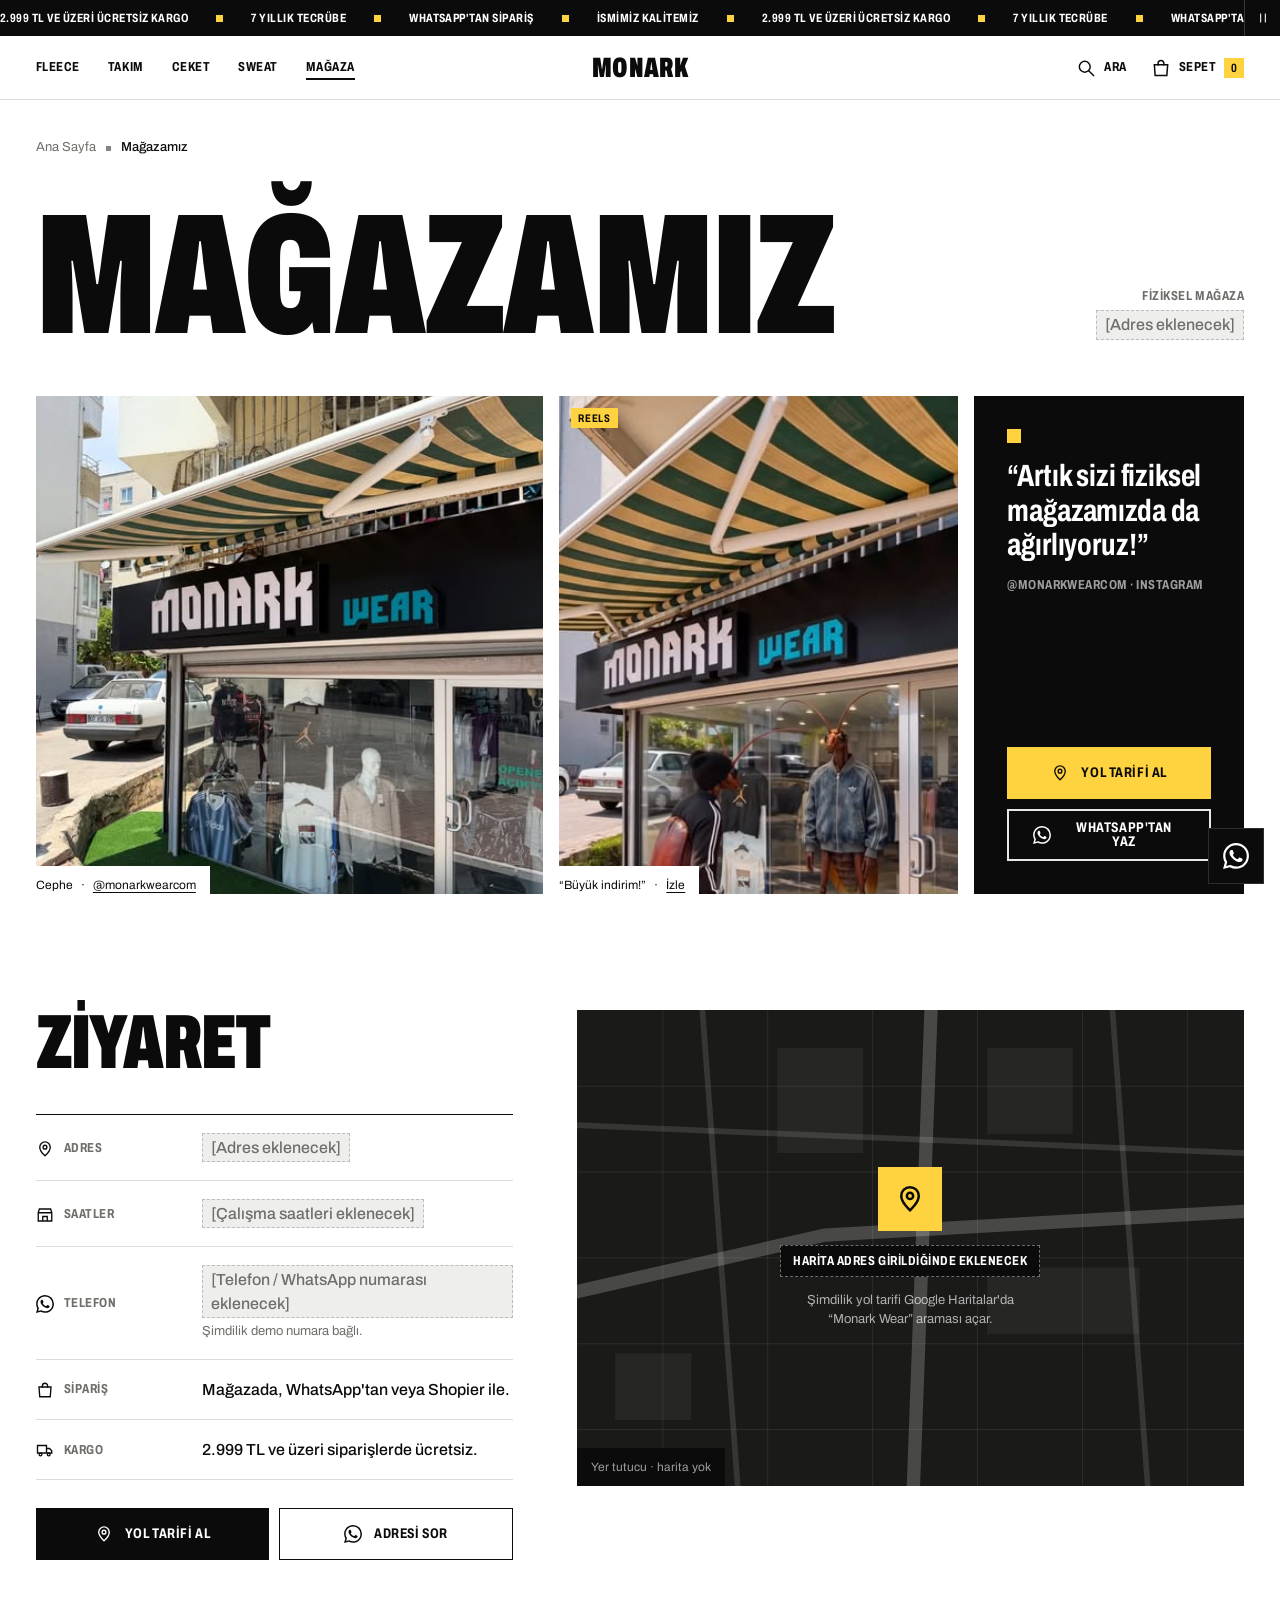
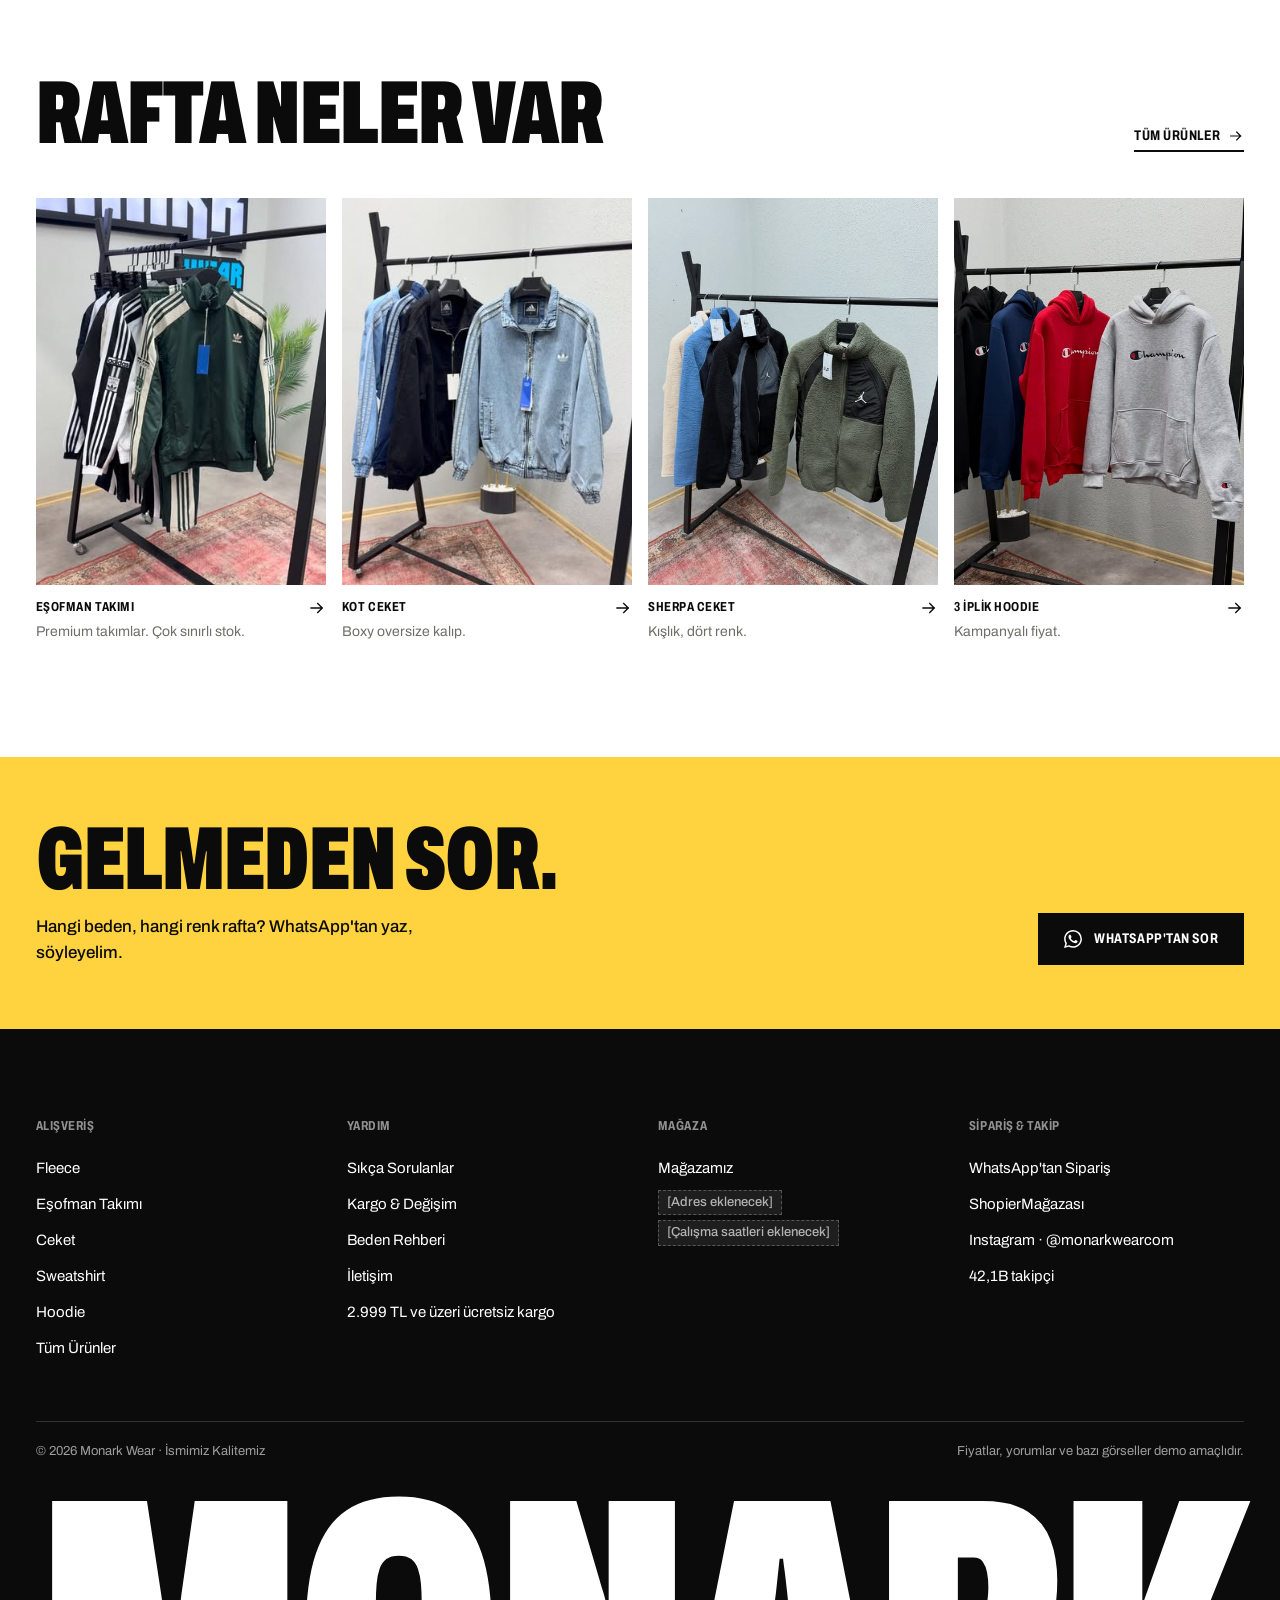
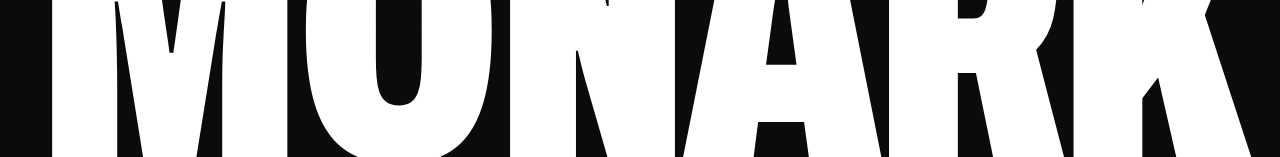
<file: ui-system/pilots/monarkwear/A-saha/magaza.html>
<!doctype html>
<html lang="tr">
<head>
<meta charset="utf-8">
<meta name="viewport" content="width=device-width, initial-scale=1, viewport-fit=cover">
<title>Mağazamız — Monark Wear | Demo</title>
<meta name="description" content="Monark Wear fiziksel mağaza. Eşofman takımı, ceket, sherpa, hoodie rafta. Adres ve çalışma saatleri eklenecek.">
<meta name="theme-color" content="#0B0B0B">
<link rel="preconnect" href="https://fonts.googleapis.com">
<link rel="preconnect" href="https://fonts.gstatic.com" crossorigin>
<link href="https://fonts.googleapis.com/css2?family=Archivo:wdth,wght@62..125,400..900&display=swap" rel="stylesheet">
<link rel="stylesheet" href="assets/css/site.css">
<style>
/* ==========================================================================
   Mağaza only
   ========================================================================== */
.shop-title{ font-size:clamp(72px, 13.4vw, 228px); }
.shop-head__meta{ display:grid; gap:6px; justify-items:end; text-align:right; padding-bottom:.6em; }
.shop-head__meta .label{ color:var(--muted); }

/* Hero: two real IG photos + ink quote column. IG sources are 480 / 360px wide;
   panels are capped so neither is shown above ~1.4x. */
.shop-hero{
  display:grid; gap:var(--gap);
  grid-template-columns:min(42%, 640px) min(33%, 500px) minmax(0, 1fr);
  align-items:stretch;
}
.shop-pics{ display:contents; }
.shop-fig{ position:relative; margin:0; background:var(--surface); overflow:hidden; min-height:0; }
.shop-fig img{ position:absolute; inset:0; width:100%; height:100%; object-fit:cover; }
.shop-fig--front img{ object-position:50% 40%; }
/* magaza-indirim.jpg has a burned-in subtitle at ~76% of its height. This panel keeps a
   4:5 ratio anchored to the top, so the crop always ends above the subtitle. */
.shop-fig--reel{ aspect-ratio:4/5; align-self:start; }
.shop-fig--reel img{ object-position:50% 0; }
.shop-fig figcaption{
  position:absolute; left:0; bottom:0; display:inline-flex; align-items:center; gap:8px;
  background:var(--white); color:var(--ink); padding:10px 14px 0 0; font-size:12px;
}
.shop-fig figcaption a{ text-decoration:underline; text-underline-offset:3px; }
.shop-fig figcaption a:hover{ text-decoration-thickness:2px; }
.shop-fig__tag{
  position:absolute; top:12px; left:12px; z-index:1;
  background:var(--accent); color:var(--ink); padding:5px 7px 4px;
  font-stretch:75%; font-weight:700; text-transform:uppercase; letter-spacing:.06em; font-size:11px; line-height:1;
}
.shop-quote{
  background:var(--ink); color:var(--white); padding:clamp(24px, 2.6vw, 40px);
  display:flex; flex-direction:column; justify-content:space-between; gap:32px;
}
.shop-quote__mark{ width:14px; height:14px; background:var(--accent); }
.shop-quote blockquote{ display:grid; gap:16px; }
.shop-quote blockquote p{ font-size:clamp(26px, 2.4vw, 38px); line-height:1.12; font-weight:700; font-stretch:75%; letter-spacing:-.005em; }
.shop-quote blockquote footer{ color:rgba(255,255,255,.6); }
.shop-quote__ctas{ display:grid; gap:10px; }
.shop-quote__ctas .btn{ width:100%; }

/* Visit: info table + map placeholder */
.visit{ display:grid; grid-template-columns:minmax(0, 5fr) minmax(0, 7fr); gap:clamp(32px, 5vw, 88px); align-items:start; }
.visit__title{ font-size:clamp(48px, 6vw, 96px); margin-bottom:clamp(24px, 3vw, 40px); }
.idl{ display:grid; border-top:1px solid var(--ink); }
.idl > div{ display:grid; grid-template-columns:150px 1fr; gap:16px; padding:18px 0; border-bottom:1px solid var(--line); }
.idl dt{ display:flex; align-items:center; gap:10px; color:var(--muted); padding-top:2px; }
.idl dt .icon{ width:18px; height:18px; color:var(--ink); }
.idl dd{ font-size:16px; font-weight:500; line-height:1.45; }
.idl dd .small{ display:block; margin-top:4px; font-weight:400; }
.visit__ctas{ display:flex; flex-wrap:wrap; gap:10px; margin-top:28px; }
.visit__ctas .btn{ flex:1 1 220px; }

.map{
  position:relative; overflow:hidden; aspect-ratio:7/5; background:#1A1A19; color:var(--white);
  display:grid; place-items:center; --focus:var(--white);
}
.map__grid{ position:absolute; inset:0; width:100%; height:100%; }
.map__pin{ position:relative; display:grid; justify-items:center; gap:14px; text-align:center; padding:24px; }
.map__pin .pin{ width:64px; height:64px; display:grid; place-items:center; background:var(--accent); color:var(--ink); }
.map__pin .pin .icon{ width:30px; height:30px; stroke-width:2; }
.map__pin .label{ background:var(--ink); padding:8px 12px 7px; border:1px dashed rgba(255,255,255,.4); }
.map__pin .small{ color:rgba(255,255,255,.66); max-width:32ch; }
.map__corner{ position:absolute; left:0; bottom:0; background:var(--ink); padding:10px 14px; font-size:12px; color:rgba(255,255,255,.6); }

/* In-store strip */
.instore{ display:grid; grid-template-columns:repeat(4, minmax(0, 1fr)); gap:var(--gap); }
.instore a{ display:block; }
.instore__media{ aspect-ratio:3/4; background:var(--surface); overflow:hidden; }
.instore__media img{ width:100%; height:100%; object-fit:cover; transition:transform .4s var(--ease); }
.instore__row{ display:flex; justify-content:space-between; align-items:center; gap:8px; padding-top:14px; }
.instore__row .icon{ width:18px; height:18px; transition:transform .25s var(--ease); }
.instore__cap{ font-size:14px; color:var(--muted); margin-top:4px; }
@media (hover:hover) and (pointer:fine){
  .instore a:hover .instore__media img{ transform:scale(1.03); }
  .instore a:hover .instore__row .icon{ transform:translateX(4px); }
  .instore a:hover .label span{ text-decoration:underline; text-decoration-thickness:2px; text-underline-offset:4px; }
}

/* Closing band */
.ask{ background:var(--accent); color:var(--ink); }
.ask__inner{ display:flex; justify-content:space-between; align-items:flex-end; gap:24px 48px; flex-wrap:wrap; padding-block:clamp(40px, 5vw, 72px); }
.ask__title{ font-size:clamp(48px, 7vw, 112px); }
.ask p{ font-size:17px; font-weight:500; max-width:38ch; margin-top:16px; }
.ask .btn--ink:hover{ background:var(--white); }

@media (max-width:1199px){
  .shop-hero{ grid-template-columns:minmax(0, 1.25fr) minmax(0, 1fr); }
  .shop-quote{ grid-column:1 / -1; flex-direction:row; align-items:flex-end; }
  .shop-quote__ctas{ min-width:260px; }
}
@media (max-width:899px){
  .visit{ grid-template-columns:1fr; }
  .instore{ grid-template-columns:repeat(2, minmax(0, 1fr)); row-gap:28px; }
}
@media (max-width:767px){
  .shop-title{ font-size:clamp(56px, 19vw, 120px); }
  .shop-head__meta{ justify-items:start; text-align:left; padding-bottom:0; }
  /* two photos become a swipeable pair; both keep 4:5 so the reel crop stays above its subtitle */
  .shop-hero{ display:block; }
  .shop-pics{
    display:flex; gap:8px; overflow-x:auto; scroll-snap-type:x mandatory; scrollbar-width:none;
    margin-inline:calc(var(--pad) * -1); padding-inline:var(--pad); scroll-padding-inline:var(--pad);
    margin-bottom:8px;
  }
  .shop-pics::-webkit-scrollbar{ display:none; }
  .shop-pics:focus-visible{ outline-offset:-2px; }
  .shop-fig{ flex:0 0 80%; aspect-ratio:4/5; scroll-snap-align:start; }
  .shop-fig figcaption{ padding:8px 12px 0 0; }
  .shop-quote{ flex-direction:column; align-items:stretch; }
  .shop-quote__ctas{ min-width:0; }
  .idl > div{ grid-template-columns:1fr; gap:6px; padding:16px 0; }
  .map{ aspect-ratio:4/5; margin-inline:calc(var(--pad) * -1); }
  .instore__cap{ font-size:13px; }
  .ask__inner .btn{ width:100%; }
}
@media (prefers-reduced-motion:reduce){
  .instore a:hover .instore__media img{ transform:none; }
}
</style>
</head>
<body>

<svg width="0" height="0" style="position:absolute" aria-hidden="true" focusable="false">
  <symbol id="i-search" viewBox="0 0 24 24"><circle cx="10.5" cy="10.5" r="6.5"/><path d="M15.5 15.5 21 21"/></symbol>
  <symbol id="i-bag" viewBox="0 0 24 24"><path d="M4 8h16l-1 13H5L4 8Z"/><path d="M8.5 8V6.5a3.5 3.5 0 0 1 7 0V8"/></symbol>
  <symbol id="i-arrow" viewBox="0 0 24 24"><path d="M4 12h15M13 6l6 6-6 6"/></symbol>
  <symbol id="i-arrow-l" viewBox="0 0 24 24"><path d="M20 12H5M11 6l-6 6 6 6"/></symbol>
  <symbol id="i-close" viewBox="0 0 24 24"><path d="M5 5l14 14M19 5 5 19"/></symbol>
  <symbol id="i-menu" viewBox="0 0 24 24"><path d="M3 8h18M3 16h18"/></symbol>
  <symbol id="i-pause" viewBox="0 0 24 24"><path d="M8 5v14M16 5v14"/></symbol>
  <symbol id="i-play" viewBox="0 0 24 24"><path d="M7 5l12 7-12 7V5Z"/></symbol>
  <symbol id="i-plus" viewBox="0 0 24 24"><path d="M12 5v14M5 12h14"/></symbol>
  <symbol id="i-minus" viewBox="0 0 24 24"><path d="M5 12h14"/></symbol>
  <symbol id="i-check" viewBox="0 0 24 24"><path d="M4 12.5l5 5L20 6.5"/></symbol>
  <symbol id="i-chev" viewBox="0 0 24 24"><path d="M6 9l6 6 6-6"/></symbol>
  <symbol id="i-truck" viewBox="0 0 24 24"><path d="M2 6h12v10H2zM14 10h4l3 3v3h-7"/><circle cx="6" cy="18" r="1.8"/><circle cx="17" cy="18" r="1.8"/></symbol>
  <symbol id="i-store" viewBox="0 0 24 24"><path d="M3 9l1.5-5h15L21 9M3 9h18M3 9v11h18V9M9 20v-6h6v6"/></symbol>
  <symbol id="i-swap" viewBox="0 0 24 24"><path d="M4 8h14l-3-3M20 16H6l3 3"/></symbol>
  <symbol id="i-pin" viewBox="0 0 24 24"><path d="M12 21s-7-6.2-7-11.5A7 7 0 0 1 19 9.5C19 14.8 12 21 12 21Z"/><circle cx="12" cy="9.5" r="2.5"/></symbol>
  <symbol id="i-zoom" viewBox="0 0 24 24"><circle cx="10.5" cy="10.5" r="6.5"/><path d="M15.5 15.5 21 21M10.5 7.5v6M7.5 10.5h6"/></symbol>
  <symbol id="i-trash" viewBox="0 0 24 24"><path d="M4 7h16M9 7V4h6v3M6 7l1 13h10l1-13"/></symbol>
  <symbol id="i-ig" viewBox="0 0 24 24"><rect x="3" y="3" width="18" height="18"/><circle cx="12" cy="12" r="4"/><path d="M17.5 6.5h.01"/></symbol>
  <symbol id="i-reel" viewBox="0 0 24 24"><path d="M8 5v14l11-7L8 5Z"/></symbol>
  <symbol id="i-wa" viewBox="0 0 24 24"><path d="M17.472 14.382c-.297-.149-1.758-.867-2.03-.967-.273-.099-.471-.148-.67.15-.197.297-.767.966-.94 1.164-.173.199-.347.223-.644.075-.297-.15-1.255-.463-2.39-1.475-.883-.788-1.48-1.761-1.653-2.059-.173-.297-.018-.458.13-.606.134-.133.298-.347.446-.52.149-.174.198-.298.298-.497.099-.198.05-.371-.025-.52-.075-.149-.669-1.612-.916-2.207-.242-.579-.487-.5-.669-.51-.173-.008-.371-.01-.57-.01-.198 0-.52.074-.792.372-.272.297-1.04 1.016-1.04 2.479 0 1.462 1.065 2.875 1.213 3.074.149.198 2.096 3.2 5.077 4.487.709.306 1.262.489 1.694.625.712.227 1.36.195 1.871.118.571-.085 1.758-.719 2.006-1.413.248-.694.248-1.289.173-1.413-.074-.124-.272-.198-.57-.347m-5.421 7.403h-.004a9.87 9.87 0 0 1-5.031-1.378l-.361-.214-3.741.982.998-3.648-.235-.374a9.86 9.86 0 0 1-1.51-5.26c.001-5.45 4.436-9.884 9.888-9.884 2.64 0 5.122 1.03 6.988 2.898a9.825 9.825 0 0 1 2.893 6.994c-.003 5.45-4.437 9.884-9.885 9.884m8.413-18.297A11.815 11.815 0 0 0 12.050 0C5.495 0 .16 5.335.157 11.892c0 2.096.547 4.142 1.588 5.945L.057 24l6.305-1.654a11.882 11.882 0 0 0 5.683 1.448h.005c6.554 0 11.89-5.335 11.893-11.893a11.821 11.821 0 0 0-3.48-8.413Z"/></symbol>
</svg>

<a class="skip" href="#main">İçeriğe geç</a>

<!-- Duyuru bandı (shared) -->
<div class="marquee" role="region" aria-label="Duyurular">
  <div class="marquee__viewport">
    <div class="marquee__track">
      <ul class="marquee__list">
        <li>2.999 TL ve üzeri ücretsiz kargo</li>
        <li>7 yıllık tecrübe</li>
        <li>WhatsApp'tan sipariş</li>
        <li>İsmimiz kalitemiz</li>
        <li>2.999 TL ve üzeri ücretsiz kargo</li>
        <li>7 yıllık tecrübe</li>
        <li>WhatsApp'tan sipariş</li>
        <li>İsmimiz kalitemiz</li>
      </ul>
      <ul class="marquee__list" aria-hidden="true">
        <li>2.999 TL ve üzeri ücretsiz kargo</li>
        <li>7 yıllık tecrübe</li>
        <li>WhatsApp'tan sipariş</li>
        <li>İsmimiz kalitemiz</li>
        <li>2.999 TL ve üzeri ücretsiz kargo</li>
        <li>7 yıllık tecrübe</li>
        <li>WhatsApp'tan sipariş</li>
        <li>İsmimiz kalitemiz</li>
      </ul>
    </div>
  </div>
  <button class="marquee__toggle" type="button" aria-pressed="false" aria-label="Kayan duyuruyu durdur">
    <svg class="icon i-pause" aria-hidden="true"><use href="#i-pause"/></svg>
    <svg class="icon icon--fill i-play" aria-hidden="true"><use href="#i-play"/></svg>
  </button>
</div>

<!-- Header (shared) -->
<header class="header" id="top">
  <div class="wrap header__inner">
    <div class="header__left">
      <nav class="nav" aria-label="Ana menü">
        <a href="koleksiyon.html?kat=fleece">Fleece</a>
        <a href="koleksiyon.html?kat=esofman">Takım</a>
        <a href="koleksiyon.html?kat=ceket">Ceket</a>
        <a href="koleksiyon.html?kat=sweat">Sweat</a>
        <a href="magaza.html">Mağaza</a>
      </nav>
      <button class="hbtn menu-btn" type="button" data-open="menu" aria-haspopup="dialog">
        <svg class="icon" aria-hidden="true"><use href="#i-menu"/></svg><span class="label-text">Menü</span>
      </button>
    </div>
    <a class="wordmark" href="index.html" aria-label="Monark Wear ana sayfa">MONARK</a>
    <div class="header__right">
      <button class="hbtn hbtn--search" type="button" data-open="search" aria-haspopup="dialog">
        <svg class="icon" aria-hidden="true"><use href="#i-search"/></svg><span class="label-text">Ara</span>
      </button>
      <button class="hbtn" type="button" data-open="cart" aria-haspopup="dialog" aria-label="Sepet, 0 ürün">
        <svg class="icon" aria-hidden="true"><use href="#i-bag"/></svg><span class="label-text">Sepet</span><span class="count tnum" data-cart-count aria-hidden="true">0</span>
      </button>
    </div>
  </div>
</header>

<main id="main">

  <!-- 1. Hero: real storefront photos -->
  <section class="wrap" aria-labelledby="shop-title">
    <div class="page-head">
      <nav class="crumbs" aria-label="Konum">
        <ol>
          <li><a href="index.html">Ana Sayfa</a></li>
          <li aria-current="page">Mağazamız</li>
        </ol>
      </nav>
      <div class="page-head__row">
        <h1 class="page-head__title display shop-title" id="shop-title">Mağazamız</h1>
        <div class="shop-head__meta">
          <span class="label">Fiziksel mağaza</span>
          <span class="ph">[Adres eklenecek]</span>
        </div>
      </div>
    </div>

    <div class="shop-hero">
      <div class="shop-pics" tabindex="0" role="group" aria-label="Mağaza fotoğrafları, yatay kaydırılabilir">
      <figure class="shop-fig shop-fig--front">
        <img src="assets/ig/magaza-cephe.jpg" width="480" height="640" alt="Monark Wear mağaza cephesi: yeşil-beyaz çizgili tente, siyah MONARK WEAR tabelası, vitrinde mankenler ve formalar" fetchpriority="high">
        <figcaption><span>Cephe</span> · <a href="https://www.instagram.com/p/DaqS3jljRdH/" target="_blank" rel="noopener">@monarkwearcom</a></figcaption>
      </figure>
      <figure class="shop-fig shop-fig--reel">
        <span class="shop-fig__tag">Reels</span>
        <img src="assets/ig/magaza-indirim.jpg" width="360" height="640" alt="Monark Wear mağaza girişi, tentenin altında içeri giren bir müşteri ve vitrinde track ceket" loading="lazy">
        <figcaption><span>“Büyük indirim!”</span> · <a href="https://www.instagram.com/reel/Df-S5sktTcY/" target="_blank" rel="noopener">İzle</a></figcaption>
      </figure>
      </div>
      <div class="shop-quote on-dark">
        <blockquote>
          <span class="shop-quote__mark" aria-hidden="true"></span>
          <p>“Artık sizi fiziksel mağazamızda da ağırlıyoruz!”</p>
          <footer class="label">@monarkwearcom · Instagram</footer>
        </blockquote>
        <div class="shop-quote__ctas">
          <a class="btn btn--accent" href="https://www.google.com/maps/search/?api=1&amp;query=Monark%20Wear" target="_blank" rel="noopener"><svg class="icon" aria-hidden="true"><use href="#i-pin"/></svg> Yol Tarifi Al<span class="sr-only"> (Google Haritalar, yeni sekme)</span></a>
          <a class="btn btn--outline-light" href="https://wa.me/905000000000" data-wa="Merhaba, mağazanıza gelmek istiyorum. Adres ve çalışma saatlerini paylaşır mısınız?" target="_blank" rel="noopener"><svg class="icon icon--fill" aria-hidden="true"><use href="#i-wa"/></svg> WhatsApp'tan Yaz</a>
        </div>
      </div>
    </div>
  </section>

  <!-- 2. Visit info + map placeholder -->
  <section class="sec" aria-labelledby="visit-title">
    <div class="wrap visit">
      <div>
        <h2 class="visit__title display" id="visit-title">Ziyaret</h2>
        <dl class="idl">
          <div>
            <dt class="label"><svg class="icon" aria-hidden="true"><use href="#i-pin"/></svg>Adres</dt>
            <dd><span class="ph">[Adres eklenecek]</span></dd>
          </div>
          <div>
            <dt class="label"><svg class="icon" aria-hidden="true"><use href="#i-store"/></svg>Saatler</dt>
            <dd><span class="ph">[Çalışma saatleri eklenecek]</span></dd>
          </div>
          <div>
            <dt class="label"><svg class="icon icon--fill" aria-hidden="true"><use href="#i-wa"/></svg>Telefon</dt>
            <dd><span class="ph">[Telefon / WhatsApp numarası eklenecek]</span><span class="small">Şimdilik demo numara bağlı.</span></dd>
          </div>
          <div>
            <dt class="label"><svg class="icon" aria-hidden="true"><use href="#i-bag"/></svg>Sipariş</dt>
            <dd>Mağazada, WhatsApp'tan veya Shopier ile.</dd>
          </div>
          <div>
            <dt class="label"><svg class="icon" aria-hidden="true"><use href="#i-truck"/></svg>Kargo</dt>
            <dd>2.999 TL ve üzeri siparişlerde ücretsiz.</dd>
          </div>
        </dl>
        <div class="visit__ctas">
          <a class="btn btn--ink" href="https://www.google.com/maps/search/?api=1&amp;query=Monark%20Wear" target="_blank" rel="noopener"><svg class="icon" aria-hidden="true"><use href="#i-pin"/></svg> Yol Tarifi Al<span class="sr-only"> (Google Haritalar, yeni sekme)</span></a>
          <a class="btn btn--outline" href="https://wa.me/905000000000" data-wa="Merhaba, mağaza adresinizi öğrenebilir miyim?" target="_blank" rel="noopener"><svg class="icon icon--fill" aria-hidden="true"><use href="#i-wa"/></svg> Adresi Sor</a>
        </div>
      </div>

      <div class="map" role="img" aria-label="Harita yer tutucusu. Harita, adres girildiğinde eklenecek.">
        <svg class="map__grid" viewBox="0 0 700 500" preserveAspectRatio="xMidYMid slice" aria-hidden="true" focusable="false">
          <g fill="none" stroke="rgba(255,255,255,.09)" stroke-width="1">
            <path d="M0 80h700M0 170h700M0 260h700M0 350h700M0 440h700"/>
            <path d="M90 0v500M200 0v500M310 0v500M420 0v500M530 0v500M640 0v500"/>
          </g>
          <g fill="none" stroke="rgba(255,255,255,.2)" stroke-width="14" stroke-linecap="square">
            <path d="M-20 300 L260 236 L720 210"/>
            <path d="M372 -20 L352 520"/>
          </g>
          <g fill="none" stroke="rgba(255,255,255,.12)" stroke-width="6">
            <path d="M-20 120 L700 150"/>
            <path d="M130 -20 L170 520"/>
            <path d="M560 -20 L600 520"/>
          </g>
          <g fill="rgba(255,255,255,.05)">
            <rect x="210" y="40" width="90" height="110"/><rect x="430" y="270" width="160" height="70"/>
            <rect x="40" y="360" width="80" height="70"/><rect x="430" y="40" width="90" height="90"/>
          </g>
        </svg>
        <div class="map__pin">
          <span class="pin" aria-hidden="true"><svg class="icon"><use href="#i-pin"/></svg></span>
          <p class="label">Harita adres girildiğinde eklenecek</p>
          <p class="small">Şimdilik yol tarifi Google Haritalar'da “Monark Wear” araması açar.</p>
        </div>
        <span class="map__corner" aria-hidden="true">Yer tutucu · harita yok</span>
      </div>
    </div>
  </section>

  <!-- 3. Mağazada neler var -->
  <section class="sec" aria-labelledby="instore-title" style="padding-top:0">
    <div class="wrap">
      <div class="sec-head">
        <h2 class="display d2" id="instore-title">Rafta Neler Var</h2>
        <a class="tlink" href="koleksiyon.html">Tüm Ürünler <svg class="icon" aria-hidden="true"><use href="#i-arrow"/></svg></a>
      </div>
      <ul class="instore">
        <li><a href="koleksiyon.html?kat=esofman">
          <div class="instore__media"><img src="assets/ig/esofman-takimi-rack.jpg" width="361" height="640" alt="Üç şeritli premium eşofman takımları, MONARK tabelası altında askıda" loading="lazy" style="object-position:50% 60%"></div>
          <div class="instore__row label"><span>Eşofman Takımı</span><svg class="icon" aria-hidden="true"><use href="#i-arrow"/></svg></div>
          <p class="instore__cap">Premium takımlar. Çok sınırlı stok.</p>
        </a></li>
        <li><a href="koleksiyon.html?kat=ceket">
          <div class="instore__media"><img src="assets/ig/kot-ceket-rack.jpg" width="360" height="640" alt="Siyah askılıkta boxy kot ceketler" loading="lazy" style="object-position:55% 45%"></div>
          <div class="instore__row label"><span>Kot Ceket</span><svg class="icon" aria-hidden="true"><use href="#i-arrow"/></svg></div>
          <p class="instore__cap">Boxy oversize kalıp.</p>
        </a></li>
        <li><a href="koleksiyon.html?kat=ceket">
          <div class="instore__media"><img src="assets/ig/sherpa-ceket.jpg" width="480" height="640" alt="Bej, mavi, siyah ve haki sherpa ceketler askılıkta" loading="lazy" style="object-position:62% 50%"></div>
          <div class="instore__row label"><span>Sherpa Ceket</span><svg class="icon" aria-hidden="true"><use href="#i-arrow"/></svg></div>
          <p class="instore__cap">Kışlık, dört renk.</p>
        </a></li>
        <li><a href="koleksiyon.html?kat=hoodie">
          <div class="instore__media"><img src="assets/ig/uc-iplik-hoodie.jpg" width="608" height="640" alt="Siyah, lacivert, kırmızı ve gri 3 iplik hoodie'ler askılıkta" loading="lazy" style="object-position:62% 50%"></div>
          <div class="instore__row label"><span>3 İplik Hoodie</span><svg class="icon" aria-hidden="true"><use href="#i-arrow"/></svg></div>
          <p class="instore__cap">Kampanyalı fiyat.</p>
        </a></li>
      </ul>
    </div>
  </section>

  <!-- 4. Closing band -->
  <section class="ask" aria-labelledby="ask-title">
    <div class="wrap ask__inner">
      <div>
        <h2 class="ask__title display" id="ask-title">Gelmeden Sor.</h2>
        <p>Hangi beden, hangi renk rafta? WhatsApp'tan yaz, söyleyelim.</p>
      </div>
      <a class="btn btn--ink" href="https://wa.me/905000000000" data-wa="Merhaba, mağazaya gelmeden önce stok sormak istiyorum." target="_blank" rel="noopener"><svg class="icon icon--fill" aria-hidden="true"><use href="#i-wa"/></svg> WhatsApp'tan Sor</a>
    </div>
  </section>

</main>

<!-- Footer (shared) -->
<footer class="footer on-dark">
  <div class="wrap">
    <div class="fcols">
      <div class="fcol">
        <h2 class="label">Alışveriş</h2>
        <ul>
          <li><a href="koleksiyon.html?kat=fleece">Fleece</a></li>
          <li><a href="koleksiyon.html?kat=esofman">Eşofman Takımı</a></li>
          <li><a href="koleksiyon.html?kat=ceket">Ceket</a></li>
          <li><a href="koleksiyon.html?kat=sweat">Sweatshirt</a></li>
          <li><a href="koleksiyon.html?kat=hoodie">Hoodie</a></li>
          <li><a href="koleksiyon.html">Tüm Ürünler</a></li>
        </ul>
      </div>
      <div class="fcol">
        <h2 class="label">Yardım</h2>
        <ul>
          <li><a href="yardim.html#sss">Sıkça Sorulanlar</a></li>
          <li><a href="yardim.html#kargo-iade">Kargo &amp; Değişim</a></li>
          <li><a href="yardim.html#beden-rehberi">Beden Rehberi</a></li>
          <li><a href="yardim.html#iletisim">İletişim</a></li>
          <li><span>2.999 TL ve üzeri ücretsiz kargo</span></li>
        </ul>
      </div>
      <div class="fcol">
        <h2 class="label">Mağaza</h2>
        <ul>
          <li><a href="magaza.html">Mağazamız</a></li>
          <li><span class="ph">[Adres eklenecek]</span></li>
          <li><span class="ph">[Çalışma saatleri eklenecek]</span></li>
        </ul>
      </div>
      <div class="fcol">
        <h2 class="label">Sipariş &amp; Takip</h2>
        <ul>
          <li><a href="https://wa.me/905000000000" data-wa="Merhaba, sipariş vermek istiyorum." target="_blank" rel="noopener">WhatsApp'tan Sipariş</a></li>
          <li><a href="https://www.shopier.com/monarkwear" target="_blank" rel="noopener">Shopier Mağazası</a></li>
          <li><a href="https://www.instagram.com/monarkwearcom/" target="_blank" rel="noopener">Instagram · @monarkwearcom</a></li>
          <li><span>42,1B takipçi</span></li>
        </ul>
      </div>
    </div>
    <div class="fbar">
      <span>© 2026 Monark Wear · İsmimiz Kalitemiz</span>
      <span>Fiyatlar, yorumlar ve bazı görseller demo amaçlıdır.</span>
    </div>
  </div>
  <div class="fmark" aria-hidden="true"><span class="display">Monark</span></div>
</footer>

<a class="wa-float" href="https://wa.me/905000000000" data-wa="Merhaba, bilgi almak istiyorum." target="_blank" rel="noopener" aria-label="WhatsApp'tan yaz">
  <svg class="icon icon--fill" aria-hidden="true"><use href="#i-wa"/></svg>
</a>

<script src="assets/js/data.js"></script>
<script src="assets/js/site.js"></script>
</body>
</html>
</file>
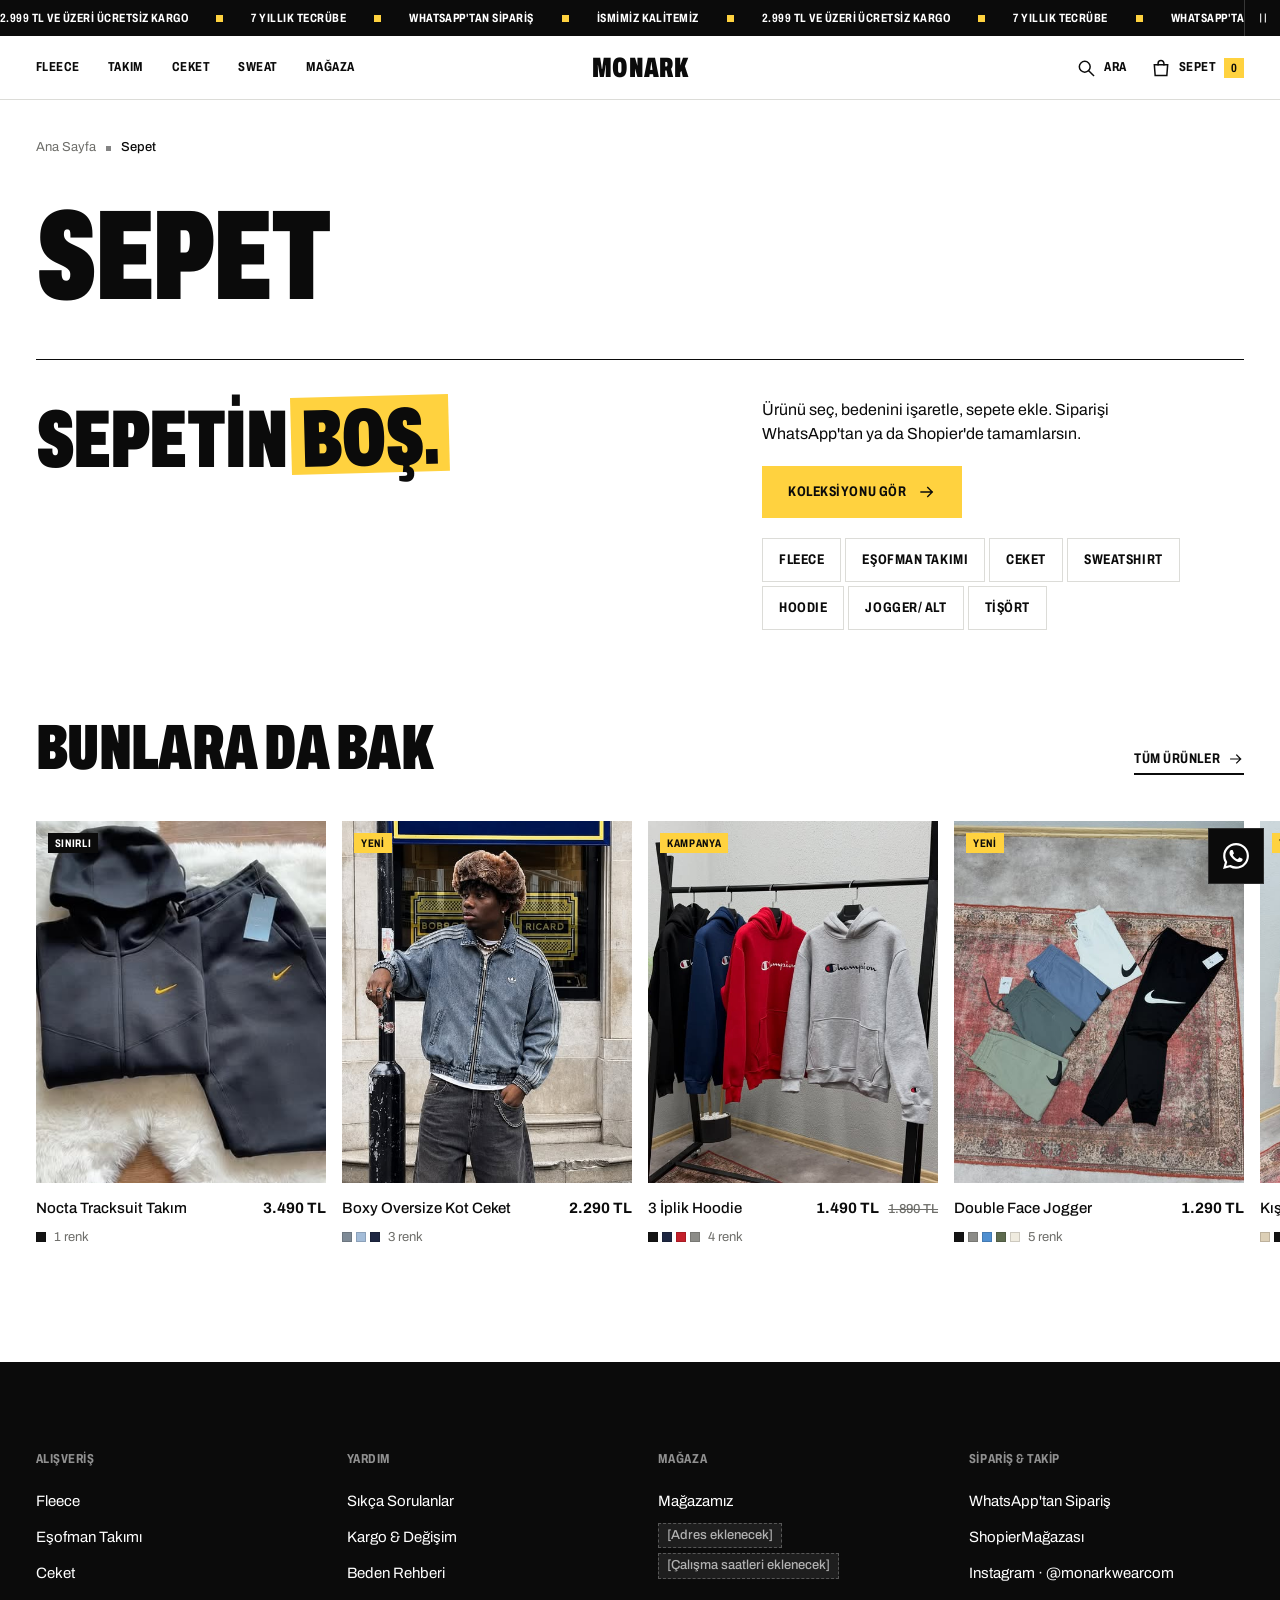
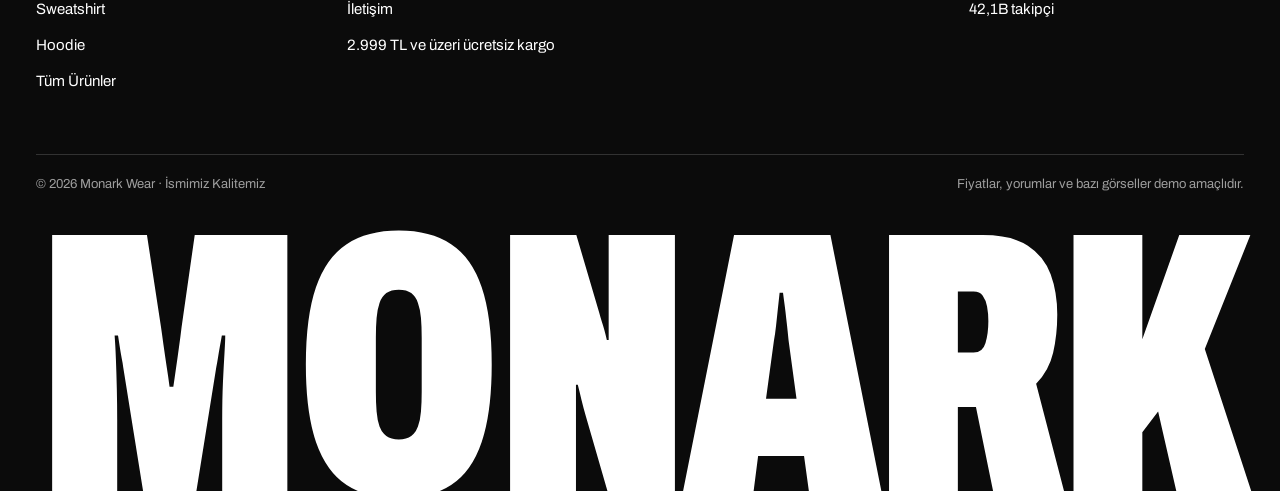
<file: ui-system/pilots/monarkwear/A-saha/sepet.html>
<!doctype html>
<html lang="tr">
<head>
<meta charset="utf-8">
<meta name="viewport" content="width=device-width, initial-scale=1, viewport-fit=cover">
<title>Sepet — Monark Wear | Demo</title>
<meta name="description" content="Monark Wear sepet. Siparişini WhatsApp'tan ver ya da Shopier ile öde. 2.999 TL ve üzeri ücretsiz kargo.">
<meta name="robots" content="noindex">
<meta name="theme-color" content="#0B0B0B">
<link rel="preconnect" href="https://fonts.googleapis.com">
<link rel="preconnect" href="https://fonts.gstatic.com" crossorigin>
<link href="https://fonts.googleapis.com/css2?family=Archivo:wdth,wght@62..125,400..900&display=swap" rel="stylesheet">
<link rel="stylesheet" href="assets/css/site.css">
<style>
/* ==========================================================================
   Sepet only
   ========================================================================== */
.cart-page{ padding-bottom:var(--sec); }
.cart-layout{ display:grid; grid-template-columns:minmax(0, 1fr) minmax(340px, 440px); gap:clamp(32px, 5vw, 88px); align-items:start; }
.cart-main{ min-width:0; }

/* Free-shipping tape: shared .shipbar, scaled up for the page */
.tape{ position:relative; padding:20px 20px 22px; background:var(--surface); margin-bottom:8px; }
.tape .shipbar{ gap:14px; }
.tape .shipbar__text{ font-stretch:75%; font-weight:700; text-transform:uppercase; letter-spacing:.04em; font-size:16px; line-height:1.2; }
.tape .shipbar__text b{ display:inline-block; background:var(--accent); padding:3px 6px 1px; margin-inline:2px; transform:rotate(-1.5deg); }
.tape .shipbar__track{ height:12px; background:var(--white); }
.tape__scale{ display:flex; justify-content:space-between; margin-top:8px; font-size:12px; color:var(--muted); font-variant-numeric:tabular-nums; }

.lines-head{ display:flex; justify-content:space-between; align-items:center; gap:16px; padding:28px 0 14px; border-bottom:1px solid var(--ink); }
.lines-head .label{ color:var(--muted); }
.cart-main .clines .cline:first-child{ padding-top:24px; }
.cart-main .cline__img{ width:120px; }
.lines-foot{ display:flex; justify-content:space-between; align-items:center; gap:16px; flex-wrap:wrap; padding-top:20px; }
.linkbtn{ min-height:40px; font-size:13px; color:var(--muted); text-decoration:underline; text-underline-offset:3px; }
.linkbtn:hover{ color:var(--ink); }

/* Summary + checkout */
.summary{ display:grid; gap:28px; }
.summary__box{ border-top:1px solid var(--ink); padding-top:20px; display:grid; gap:14px; }
.summary__box h2{ margin-bottom:4px; }
.sumrow .muted{ color:var(--muted); font-weight:500; }
.sumrow--total{ border-top:1px solid var(--line); padding-top:16px; margin-top:4px; font-size:22px; }
.sumrow--total small{ display:block; font-size:12px; font-weight:500; color:var(--muted); }
.note-count{ font-variant-numeric:tabular-nums; }
.note-row .textarea{ min-height:96px; }

.checkout{ display:grid; gap:0; border-top:1px solid var(--ink); }
.checkout__title{ font-size:clamp(40px, 4vw, 56px); padding:20px 0 18px; }
.co-opt{ display:grid; gap:12px; padding:20px 0 24px; border-top:1px solid var(--line); }
.co-opt__head{ display:flex; align-items:center; gap:12px; }
.co-opt__n{ display:grid; place-items:center; width:28px; height:28px; background:var(--ink); color:var(--white); font-stretch:75%; font-weight:700; font-size:13px; flex:none; }
.co-opt--wa .co-opt__n{ background:var(--accent); color:var(--ink); }
.co-opt__head h3{ font-stretch:75%; font-weight:800; text-transform:uppercase; letter-spacing:.02em; font-size:18px; line-height:1.1; }
.co-opt p{ font-size:14px; color:var(--muted); line-height:1.5; }
.co-opt .btn{ width:100%; }
.secure{ display:flex; align-items:flex-start; gap:10px; font-size:13px; color:var(--ink); font-weight:600; }
.secure .icon{ width:18px; height:18px; margin-top:1px; }
.preview summary{ display:inline-flex; align-items:center; gap:6px; min-height:40px; cursor:pointer; list-style:none; font-size:13px; color:var(--muted); text-decoration:underline; text-underline-offset:3px; }
.preview summary::-webkit-details-marker{ display:none; }
.preview summary:hover{ color:var(--ink); }
.preview summary .icon{ width:16px; height:16px; transition:transform .2s var(--ease); }
.preview[open] summary .icon{ transform:rotate(180deg); }
.preview pre{ margin:6px 0 0; padding:14px 16px; background:var(--surface); font:inherit; font-size:13px; line-height:1.55; white-space:pre-wrap; overflow-wrap:anywhere; max-height:260px; overflow:auto; }

/* Empty */
.cart-empty{ display:grid; grid-template-columns:minmax(0, 7fr) minmax(0, 5fr); gap:clamp(24px, 4vw, 64px); align-items:start; padding-block:clamp(28px, 3vw, 40px) 0; border-top:1px solid var(--ink); }
.cart-empty__title{ font-size:clamp(48px, 6.4vw, 108px); }
.cart-empty__title span{ display:inline-block; background:var(--accent); padding:.08em .12em 0; margin-left:-.04em; transform:rotate(-1.5deg); transform-origin:left bottom; }
.cart-empty__side{ display:grid; gap:20px; justify-items:start; }
.cart-empty__side p{ font-size:16px; line-height:1.5; max-width:40ch; }
.cart-empty__cats{ display:flex; flex-wrap:wrap; gap:4px; }

.rec{ padding-top:clamp(56px, 7vw, 104px); }
.rec .sec-head h2{ font-size:clamp(40px, 5vw, 80px); }

/* Mobile checkout bar */
.mbar{ display:none; }
@media (max-width:899px){
  .cart-layout{ grid-template-columns:1fr; }
  .cart-empty{ grid-template-columns:1fr; align-items:start; }
  .mbar{
    position:fixed; left:0; right:0; bottom:0; z-index:39;
    display:flex; align-items:center; justify-content:space-between; gap:12px;
    padding:10px 12px calc(10px + env(safe-area-inset-bottom)) 16px;
    background:var(--white); border-top:1px solid var(--ink);
    transition:transform .25s var(--ease);
  }
  .mbar[hidden]{ display:none!important; }
  .mbar.is-off{ transform:translateY(110%); visibility:hidden; transition:transform .25s var(--ease), visibility 0s linear .25s; }
  .mbar__sum{ display:grid; line-height:1.15; }
  .mbar__sum small{ font-size:12px; color:var(--muted); }
  .mbar__sum b{ font-weight:800; font-size:18px; font-variant-numeric:tabular-nums; }
  .mbar .btn{ min-height:48px; padding:0 18px; }
  body.has-mbar .wa-float{ bottom:calc(84px + env(safe-area-inset-bottom)); transition:bottom .25s var(--ease); }
  body.has-mbar.mbar-off .wa-float{ bottom:calc(16px + env(safe-area-inset-bottom)); }
  body.has-mbar .toast{ bottom:calc(84px + env(safe-area-inset-bottom)); }
  body.has-mbar .footer{ padding-bottom:72px; }
}
@media (max-width:767px){
  .cart-main .cline--lg{ grid-template-columns:92px 1fr; gap:14px; padding:20px 0; }
  .cart-main .cline__img{ width:92px; }
  .cart-main .cline--lg .cline__name, .cart-main .cline--lg .cline__price{ font-size:15px; }
  .cart-main .cline__top{ flex-direction:column; gap:4px; }
  .tape{ padding:16px 16px 18px; }
  .tape .shipbar__text{ font-size:14px; }
  .checkout__title{ font-size:44px; }
}
</style>
</head>
<body>

<svg width="0" height="0" style="position:absolute" aria-hidden="true" focusable="false">
  <symbol id="i-search" viewBox="0 0 24 24"><circle cx="10.5" cy="10.5" r="6.5"/><path d="M15.5 15.5 21 21"/></symbol>
  <symbol id="i-bag" viewBox="0 0 24 24"><path d="M4 8h16l-1 13H5L4 8Z"/><path d="M8.5 8V6.5a3.5 3.5 0 0 1 7 0V8"/></symbol>
  <symbol id="i-arrow" viewBox="0 0 24 24"><path d="M4 12h15M13 6l6 6-6 6"/></symbol>
  <symbol id="i-arrow-l" viewBox="0 0 24 24"><path d="M20 12H5M11 6l-6 6 6 6"/></symbol>
  <symbol id="i-close" viewBox="0 0 24 24"><path d="M5 5l14 14M19 5 5 19"/></symbol>
  <symbol id="i-menu" viewBox="0 0 24 24"><path d="M3 8h18M3 16h18"/></symbol>
  <symbol id="i-pause" viewBox="0 0 24 24"><path d="M8 5v14M16 5v14"/></symbol>
  <symbol id="i-play" viewBox="0 0 24 24"><path d="M7 5l12 7-12 7V5Z"/></symbol>
  <symbol id="i-plus" viewBox="0 0 24 24"><path d="M12 5v14M5 12h14"/></symbol>
  <symbol id="i-minus" viewBox="0 0 24 24"><path d="M5 12h14"/></symbol>
  <symbol id="i-check" viewBox="0 0 24 24"><path d="M4 12.5l5 5L20 6.5"/></symbol>
  <symbol id="i-chev" viewBox="0 0 24 24"><path d="M6 9l6 6 6-6"/></symbol>
  <symbol id="i-truck" viewBox="0 0 24 24"><path d="M2 6h12v10H2zM14 10h4l3 3v3h-7"/><circle cx="6" cy="18" r="1.8"/><circle cx="17" cy="18" r="1.8"/></symbol>
  <symbol id="i-store" viewBox="0 0 24 24"><path d="M3 9l1.5-5h15L21 9M3 9h18M3 9v11h18V9M9 20v-6h6v6"/></symbol>
  <symbol id="i-swap" viewBox="0 0 24 24"><path d="M4 8h14l-3-3M20 16H6l3 3"/></symbol>
  <symbol id="i-pin" viewBox="0 0 24 24"><path d="M12 21s-7-6.2-7-11.5A7 7 0 0 1 19 9.5C19 14.8 12 21 12 21Z"/><circle cx="12" cy="9.5" r="2.5"/></symbol>
  <symbol id="i-zoom" viewBox="0 0 24 24"><circle cx="10.5" cy="10.5" r="6.5"/><path d="M15.5 15.5 21 21M10.5 7.5v6M7.5 10.5h6"/></symbol>
  <symbol id="i-trash" viewBox="0 0 24 24"><path d="M4 7h16M9 7V4h6v3M6 7l1 13h10l1-13"/></symbol>
  <symbol id="i-ig" viewBox="0 0 24 24"><rect x="3" y="3" width="18" height="18"/><circle cx="12" cy="12" r="4"/><path d="M17.5 6.5h.01"/></symbol>
  <symbol id="i-reel" viewBox="0 0 24 24"><path d="M8 5v14l11-7L8 5Z"/></symbol>
  <symbol id="i-wa" viewBox="0 0 24 24"><path d="M17.472 14.382c-.297-.149-1.758-.867-2.03-.967-.273-.099-.471-.148-.67.15-.197.297-.767.966-.94 1.164-.173.199-.347.223-.644.075-.297-.15-1.255-.463-2.39-1.475-.883-.788-1.48-1.761-1.653-2.059-.173-.297-.018-.458.13-.606.134-.133.298-.347.446-.52.149-.174.198-.298.298-.497.099-.198.05-.371-.025-.52-.075-.149-.669-1.612-.916-2.207-.242-.579-.487-.5-.669-.51-.173-.008-.371-.01-.57-.01-.198 0-.52.074-.792.372-.272.297-1.04 1.016-1.04 2.479 0 1.462 1.065 2.875 1.213 3.074.149.198 2.096 3.2 5.077 4.487.709.306 1.262.489 1.694.625.712.227 1.36.195 1.871.118.571-.085 1.758-.719 2.006-1.413.248-.694.248-1.289.173-1.413-.074-.124-.272-.198-.57-.347m-5.421 7.403h-.004a9.87 9.87 0 0 1-5.031-1.378l-.361-.214-3.741.982.998-3.648-.235-.374a9.86 9.86 0 0 1-1.51-5.26c.001-5.45 4.436-9.884 9.888-9.884 2.64 0 5.122 1.03 6.988 2.898a9.825 9.825 0 0 1 2.893 6.994c-.003 5.45-4.437 9.884-9.885 9.884m8.413-18.297A11.815 11.815 0 0 0 12.050 0C5.495 0 .16 5.335.157 11.892c0 2.096.547 4.142 1.588 5.945L.057 24l6.305-1.654a11.882 11.882 0 0 0 5.683 1.448h.005c6.554 0 11.89-5.335 11.893-11.893a11.821 11.821 0 0 0-3.48-8.413Z"/></symbol>
</svg>

<a class="skip" href="#main">İçeriğe geç</a>

<!-- Duyuru bandı (shared) -->
<div class="marquee" role="region" aria-label="Duyurular">
  <div class="marquee__viewport">
    <div class="marquee__track">
      <ul class="marquee__list">
        <li>2.999 TL ve üzeri ücretsiz kargo</li>
        <li>7 yıllık tecrübe</li>
        <li>WhatsApp'tan sipariş</li>
        <li>İsmimiz kalitemiz</li>
        <li>2.999 TL ve üzeri ücretsiz kargo</li>
        <li>7 yıllık tecrübe</li>
        <li>WhatsApp'tan sipariş</li>
        <li>İsmimiz kalitemiz</li>
      </ul>
      <ul class="marquee__list" aria-hidden="true">
        <li>2.999 TL ve üzeri ücretsiz kargo</li>
        <li>7 yıllık tecrübe</li>
        <li>WhatsApp'tan sipariş</li>
        <li>İsmimiz kalitemiz</li>
        <li>2.999 TL ve üzeri ücretsiz kargo</li>
        <li>7 yıllık tecrübe</li>
        <li>WhatsApp'tan sipariş</li>
        <li>İsmimiz kalitemiz</li>
      </ul>
    </div>
  </div>
  <button class="marquee__toggle" type="button" aria-pressed="false" aria-label="Kayan duyuruyu durdur">
    <svg class="icon i-pause" aria-hidden="true"><use href="#i-pause"/></svg>
    <svg class="icon icon--fill i-play" aria-hidden="true"><use href="#i-play"/></svg>
  </button>
</div>

<!-- Header (shared) -->
<header class="header" id="top">
  <div class="wrap header__inner">
    <div class="header__left">
      <nav class="nav" aria-label="Ana menü">
        <a href="koleksiyon.html?kat=fleece">Fleece</a>
        <a href="koleksiyon.html?kat=esofman">Takım</a>
        <a href="koleksiyon.html?kat=ceket">Ceket</a>
        <a href="koleksiyon.html?kat=sweat">Sweat</a>
        <a href="magaza.html">Mağaza</a>
      </nav>
      <button class="hbtn menu-btn" type="button" data-open="menu" aria-haspopup="dialog">
        <svg class="icon" aria-hidden="true"><use href="#i-menu"/></svg><span class="label-text">Menü</span>
      </button>
    </div>
    <a class="wordmark" href="index.html" aria-label="Monark Wear ana sayfa">MONARK</a>
    <div class="header__right">
      <button class="hbtn hbtn--search" type="button" data-open="search" aria-haspopup="dialog">
        <svg class="icon" aria-hidden="true"><use href="#i-search"/></svg><span class="label-text">Ara</span>
      </button>
      <button class="hbtn" type="button" data-open="cart" aria-haspopup="dialog" aria-label="Sepet, 0 ürün">
        <svg class="icon" aria-hidden="true"><use href="#i-bag"/></svg><span class="label-text">Sepet</span><span class="count tnum" data-cart-count aria-hidden="true">0</span>
      </button>
    </div>
  </div>
</header>

<!-- Page-only icon -->
<svg width="0" height="0" style="position:absolute" aria-hidden="true" focusable="false">
  <symbol id="i-lock" viewBox="0 0 24 24"><path d="M5 11h14v10H5zM8 11V7.5a4 4 0 0 1 8 0V11"/></symbol>
</svg>

<main id="main" class="cart-page">
  <div class="wrap">

    <div class="page-head">
      <nav class="crumbs" aria-label="Konum">
        <ol>
          <li><a href="index.html">Ana Sayfa</a></li>
          <li aria-current="page">Sepet</li>
        </ol>
      </nav>
      <div class="page-head__row">
        <h1 class="page-head__title display d1">Sepet</h1>
        <p class="page-head__count label tnum" id="cart-count">0 ürün</p>
      </div>
    </div>

    <p class="sr-only" id="cart-status" aria-live="polite"></p>

    <!-- Filled -->
    <div class="cart-layout" id="cart-filled" hidden>
      <section class="cart-main" aria-labelledby="lines-title">
        <div class="tape" id="tape"></div>

        <div class="lines-head">
          <h2 class="label" id="lines-title">Ürünler</h2>
          <span class="label">Tutar</span>
        </div>
        <ul class="clines" id="lines" aria-label="Sepetteki ürünler"></ul>
        <div class="lines-foot">
          <a class="tlink" href="koleksiyon.html"><svg class="icon" aria-hidden="true"><use href="#i-arrow-l"/></svg> Alışverişe Devam</a>
          <button class="linkbtn" type="button" id="clear-cart">Sepeti boşalt</button>
        </div>
      </section>

      <aside class="summary" aria-label="Sipariş özeti ve ödeme">
        <div class="summary__box">
          <h2 class="label">Sipariş Özeti</h2>
          <div class="sumrow"><span>Ara toplam <span class="muted" id="sum-n"></span></span><b id="sum-sub">0 TL</b></div>
          <div class="sumrow"><span>Kargo</span><b id="sum-ship">—</b></div>
          <p class="small" id="sum-ship-note">2.999 TL ve üzeri siparişlerde ücretsiz. Altında kargo ücreti Shopier'de hesaplanır; WhatsApp siparişinde sana bildirilir.</p>
          <div class="sumrow sumrow--total"><span>Toplam<small id="sum-total-note">kargo hariç</small></span><b id="sum-total">0 TL</b></div>
        </div>

        <div class="form-row note-row">
          <label class="form-label label" for="order-note">Sipariş notu <span class="opt-txt">opsiyonel</span></label>
          <textarea class="textarea" id="order-note" maxlength="280" placeholder="Örn. hediye paketi olsun, akşam aranabilirim." aria-describedby="note-help"></textarea>
          <p class="form-help" id="note-help">WhatsApp mesajına eklenir. <span class="note-count" id="note-count">0/280</span></p>
        </div>

        <section class="checkout" id="odeme" aria-labelledby="co-title">
          <h2 class="checkout__title display" id="co-title">Siparişi Tamamla</h2>

          <div class="co-opt co-opt--wa">
            <div class="co-opt__head"><span class="co-opt__n" aria-hidden="true">1</span><h3>WhatsApp ile sipariş</h3></div>
            <p>Sepetin hazır bir mesaj olarak WhatsApp'ta açılır: tüm ürünler, bedenler, toplam ve notun. Göndermeden önce düzenleyebilirsin.</p>
            <a class="btn btn--accent" id="wa-order" href="https://wa.me/905000000000" target="_blank" rel="noopener">
              <svg class="icon icon--fill" aria-hidden="true"><use href="#i-wa"/></svg> WhatsApp ile Sipariş Ver<span class="sr-only"> (yeni sekmede açılır)</span>
            </a>
            <details class="preview">
              <summary>Mesajı önizle <svg class="icon" aria-hidden="true"><use href="#i-chev"/></svg></summary>
              <pre id="wa-preview"></pre>
            </details>
          </div>

          <div class="co-opt">
            <div class="co-opt__head"><span class="co-opt__n" aria-hidden="true">2</span><h3>Shopier ile öde</h3></div>
            <p>Shopier mağazamız yeni sekmede açılır. Sepetindeki ürünleri orada seçip ödemeni tamamlarsın.</p>
            <a class="btn btn--ink" id="shopier" href="https://www.shopier.com/monarkwear" target="_blank" rel="noopener">
              Shopier ile Öde <svg class="icon icon--arrow" aria-hidden="true"><use href="#i-arrow"/></svg><span class="sr-only"> (yeni sekmede açılır)</span>
            </a>
            <p class="secure"><svg class="icon" aria-hidden="true"><use href="#i-lock"/></svg> Ödeme Shopier güvencesiyle.</p>
          </div>
        </section>
      </aside>
    </div>

    <!-- Empty -->
    <section class="cart-empty" id="cart-empty" aria-labelledby="empty-title" hidden>
      <h2 class="cart-empty__title display" id="empty-title">Sepetin <span>boş.</span></h2>
      <div class="cart-empty__side">
        <p>Ürünü seç, bedenini işaretle, sepete ekle. Siparişi WhatsApp'tan ya da Shopier'de tamamlarsın.</p>
        <a class="btn btn--accent" href="koleksiyon.html">Koleksiyonu Gör <svg class="icon icon--arrow" aria-hidden="true"><use href="#i-arrow"/></svg></a>
        <nav class="cart-empty__cats" aria-label="Kategoriler" id="empty-cats"></nav>
      </div>
    </section>

    <noscript><p class="small">Sepet bu demoda tarayıcıda tutulur ve JavaScript gerektirir. <a href="https://www.shopier.com/monarkwear" style="text-decoration:underline">Shopier mağazamızdan</a> sipariş verebilirsin.</p></noscript>

    <!-- Recommended -->
    <section class="rec" aria-labelledby="rec-title" id="rec">
      <div class="sec-head">
        <h2 class="display" id="rec-title">Bunlara da Bak</h2>
        <a class="tlink" href="koleksiyon.html">Tüm Ürünler <svg class="icon" aria-hidden="true"><use href="#i-arrow"/></svg></a>
      </div>
      <ul class="rail" id="rail" aria-label="Önerilen ürünler, yatay kaydırılabilir"></ul>
    </section>

  </div>
</main>

<!-- Mobile checkout bar -->
<div class="mbar" id="mbar" hidden>
  <p class="mbar__sum"><small>Toplam</small><b id="mbar-total">0 TL</b></p>
  <a class="btn btn--accent" href="#odeme">Siparişi Tamamla <svg class="icon icon--arrow" aria-hidden="true"><use href="#i-arrow"/></svg></a>
</div>

<!-- Footer (shared) -->
<footer class="footer on-dark">
  <div class="wrap">
    <div class="fcols">
      <div class="fcol">
        <h2 class="label">Alışveriş</h2>
        <ul>
          <li><a href="koleksiyon.html?kat=fleece">Fleece</a></li>
          <li><a href="koleksiyon.html?kat=esofman">Eşofman Takımı</a></li>
          <li><a href="koleksiyon.html?kat=ceket">Ceket</a></li>
          <li><a href="koleksiyon.html?kat=sweat">Sweatshirt</a></li>
          <li><a href="koleksiyon.html?kat=hoodie">Hoodie</a></li>
          <li><a href="koleksiyon.html">Tüm Ürünler</a></li>
        </ul>
      </div>
      <div class="fcol">
        <h2 class="label">Yardım</h2>
        <ul>
          <li><a href="yardim.html#sss">Sıkça Sorulanlar</a></li>
          <li><a href="yardim.html#kargo-iade">Kargo &amp; Değişim</a></li>
          <li><a href="yardim.html#beden-rehberi">Beden Rehberi</a></li>
          <li><a href="yardim.html#iletisim">İletişim</a></li>
          <li><span>2.999 TL ve üzeri ücretsiz kargo</span></li>
        </ul>
      </div>
      <div class="fcol">
        <h2 class="label">Mağaza</h2>
        <ul>
          <li><a href="magaza.html">Mağazamız</a></li>
          <li><span class="ph">[Adres eklenecek]</span></li>
          <li><span class="ph">[Çalışma saatleri eklenecek]</span></li>
        </ul>
      </div>
      <div class="fcol">
        <h2 class="label">Sipariş &amp; Takip</h2>
        <ul>
          <li><a href="https://wa.me/905000000000" data-wa="Merhaba, sipariş vermek istiyorum." target="_blank" rel="noopener">WhatsApp'tan Sipariş</a></li>
          <li><a href="https://www.shopier.com/monarkwear" target="_blank" rel="noopener">Shopier Mağazası</a></li>
          <li><a href="https://www.instagram.com/monarkwearcom/" target="_blank" rel="noopener">Instagram · @monarkwearcom</a></li>
          <li><span>42,1B takipçi</span></li>
        </ul>
      </div>
    </div>
    <div class="fbar">
      <span>© 2026 Monark Wear · İsmimiz Kalitemiz</span>
      <span>Fiyatlar, yorumlar ve bazı görseller demo amaçlıdır.</span>
    </div>
  </div>
  <div class="fmark" aria-hidden="true"><span class="display">Monark</span></div>
</footer>

<a class="wa-float" href="https://wa.me/905000000000" data-wa="Merhaba, bilgi almak istiyorum." target="_blank" rel="noopener" aria-label="WhatsApp'tan yaz">
  <svg class="icon icon--fill" aria-hidden="true"><use href="#i-wa"/></svg>
</a>

<script src="assets/js/data.js"></script>
<script src="assets/js/site.js"></script>
<script>
(function(){
  "use strict";
  var M = window.Monark; if (!M) return;
  var FREE = M.config.freeShip || 2999;
  function $(id){ return document.getElementById(id); }

  var filled = $("cart-filled"), empty = $("cart-empty"), lines = $("lines"), tape = $("tape");
  var note = $("order-note"), noteCount = $("note-count"), wa = $("wa-order"), preview = $("wa-preview");
  var status = $("cart-status"), mbar = $("mbar");
  $("shopier").href = M.config.shopier || "https://www.shopier.com/monarkwear";

  var ORDER = ["nocta-tracksuit-takim","boxy-kot-ceket","uc-iplik-hoodie","double-face-jogger","kislik-sherpa-ceket",
               "premium-esofman-takimi","uc-iplik-sweatshirt","premium-uc-iplik-sweatshirt","tech-fleece-takim",
               "club-fleece-hoodie","agir-gramaj-tisort","grafik-baskili-tisort"];

  /* empty-state category links */
  $("empty-cats").innerHTML = M.data.categories.map(function(c){
    return '<a class="tab" href="' + M.categoryUrl(c.id) + '">' + M.esc(c.name) + '</a>';
  }).join("");

  function updateWa(){
    var msg = M.cartMessage(note.value);
    wa.href = M.waLink(msg);
    preview.textContent = msg;
  }

  var railKey = null;
  function renderRail(items){
    var inCart = {};
    items.forEach(function(l){ inCart[l.id] = true; });
    var list = ORDER.map(M.getProduct).filter(function(p){ return p && !inCart[p.id]; }).slice(0, 8);
    var key = list.map(function(p){ return p.id; }).join(",");
    if (key === railKey) return;           // keep DOM (and focus) stable when nothing changed
    railKey = key;
    $("rail").innerHTML = list.map(function(p){ return M.renderCard(p, { headingTag:"h3" }); }).join("");
    $("rec-title").textContent = items.length ? "Kombini Tamamla" : "Bunlara da Bak";
  }

  function render(){
    var items = M.cart.items(), n = M.cart.count(), sub = M.cart.subtotal(), has = items.length > 0;
    $("cart-count").textContent = n + " ürün";
    $("cart-count").hidden = !has;
    filled.hidden = !has; empty.hidden = has;
    document.title = (has ? "Sepet (" + n + ")" : "Sepet") + " — Monark Wear | Demo";
    if (has){
      var done = sub >= FREE;
      tape.innerHTML = M.shipBar(sub) + '<div class="tape__scale" aria-hidden="true"><span>0 TL</span><span>' + M.formatPrice(FREE) + ' · ücretsiz kargo</span></div>';
      lines.innerHTML = items.map(function(l){ return M.renderLine(l, { large:true }); }).join("");
      $("sum-n").textContent = "(" + n + " ürün)";
      $("sum-sub").textContent = M.formatPrice(sub);
      $("sum-ship").textContent = done ? "Ücretsiz" : "Hesaplanacak";
      $("sum-ship-note").hidden = done;
      $("sum-total").textContent = M.formatPrice(sub);
      $("sum-total-note").textContent = done ? "kargo dahil" : "kargo hariç";
      $("mbar-total").textContent = M.formatPrice(sub);
      updateWa();
    }
    mbar.hidden = !has;
    document.body.classList.toggle("has-mbar", has);
    renderRail(items);
  }

  function announce(){
    var sub = M.cart.subtotal(), left = FREE - sub;
    status.textContent = M.cart.count() ? ("Sepet güncellendi. Ara toplam " + M.formatPrice(sub) + ". " +
      (left > 0 ? "Ücretsiz kargoya " + M.formatPrice(left) + " kaldı." : "Kargo ücretsiz.")) : "Sepetin boş.";
  }

  /* focus helpers after re-render */
  function focusIn(key, sel){
    var row = key && lines.querySelector('[data-key="' + (window.CSS && CSS.escape ? CSS.escape(key) : key) + '"]');
    var el = row && row.querySelector(sel);
    if (el){ el.focus(); return; }
    var fallback = filled.hidden ? $("empty-title") : $("lines-title");
    fallback.setAttribute("tabindex", "-1"); fallback.focus();
  }

  /* qty */
  lines.addEventListener("change", function(e){
    var inp = e.target.closest(".qty__val"); if (!inp) return;
    var key = inp.closest(".qty").getAttribute("data-key");
    var a = document.activeElement;
    var step = a && a.classList.contains("qty__btn") ? a.getAttribute("data-step") : null;
    M.cart.updateQty(key, inp.value);
    focusIn(key, step ? '.qty__btn[data-step="' + step + '"]:not(:disabled)' : ".qty__val");
    if (step && document.activeElement === document.body) focusIn(key, ".qty__val");
    announce();
  });

  /* remove (with undo) */
  lines.addEventListener("click", function(e){
    var r = e.target.closest("[data-remove]"); if (!r) return;
    var key = r.getAttribute("data-remove");
    var gone = null;
    M.cart.items().forEach(function(l){ if (l.key === key) gone = l; });
    var row = r.closest(".cline"), next = row && (row.nextElementSibling || row.previousElementSibling);
    var nextKey = next && next.getAttribute("data-key");
    M.cart.remove(key);
    focusIn(nextKey, ".cline__remove");
    announce();
    if (gone){
      M.toast("Sepetten kaldırıldı", { text: gone.product.name + " · " + gone.color + " · " + gone.size,
        action:{ label:"Geri Al", onClick:function(){ M.cart.add(gone.id, { color:gone.color, size:gone.size, qty:gone.qty }); announce(); } } });
    }
  });

  $("clear-cart").addEventListener("click", function(){
    var snap = M.cart.items();
    M.cart.clear();
    focusIn(null);
    announce();
    M.toast("Sepet boşaltıldı", { action:{ label:"Geri Al", onClick:function(){
      snap.forEach(function(l){ M.cart.add(l.id, { color:l.color, size:l.size, qty:l.qty }); });
      announce();
    } } });
  });

  note.addEventListener("input", function(){
    noteCount.textContent = note.value.length + "/280";
    updateWa();
  });

  /* any cart change (drawer, quick-add in rail, other tab) re-renders the page */
  document.addEventListener("monark:cart", render);

  /* mobile bar hides while the checkout block is on screen */
  if ("IntersectionObserver" in window){
    new IntersectionObserver(function(entries){
      var on = entries[0].isIntersecting;
      mbar.classList.toggle("is-off", on);
      document.body.classList.toggle("mbar-off", on);
    }, { threshold:0.15 }).observe($("odeme"));
  }

  render();
})();
</script>
</body>
</html>
</file>
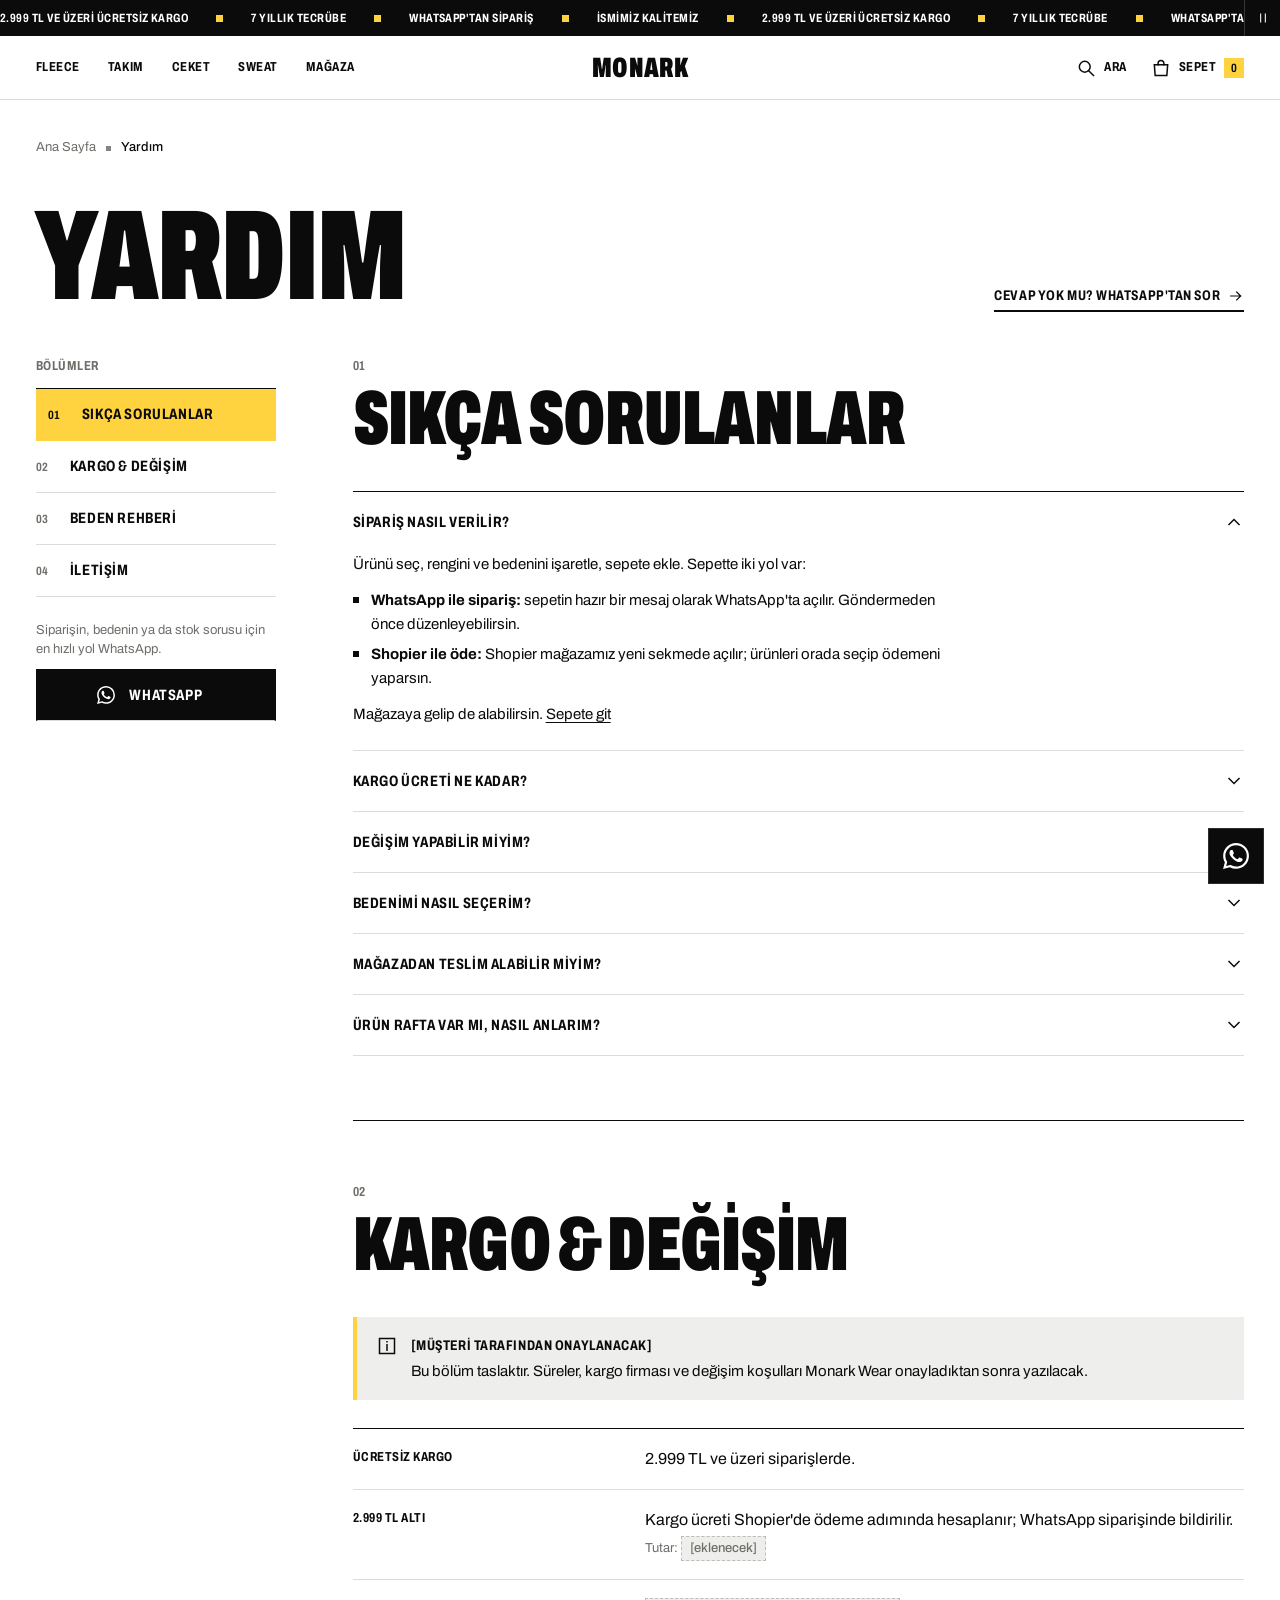
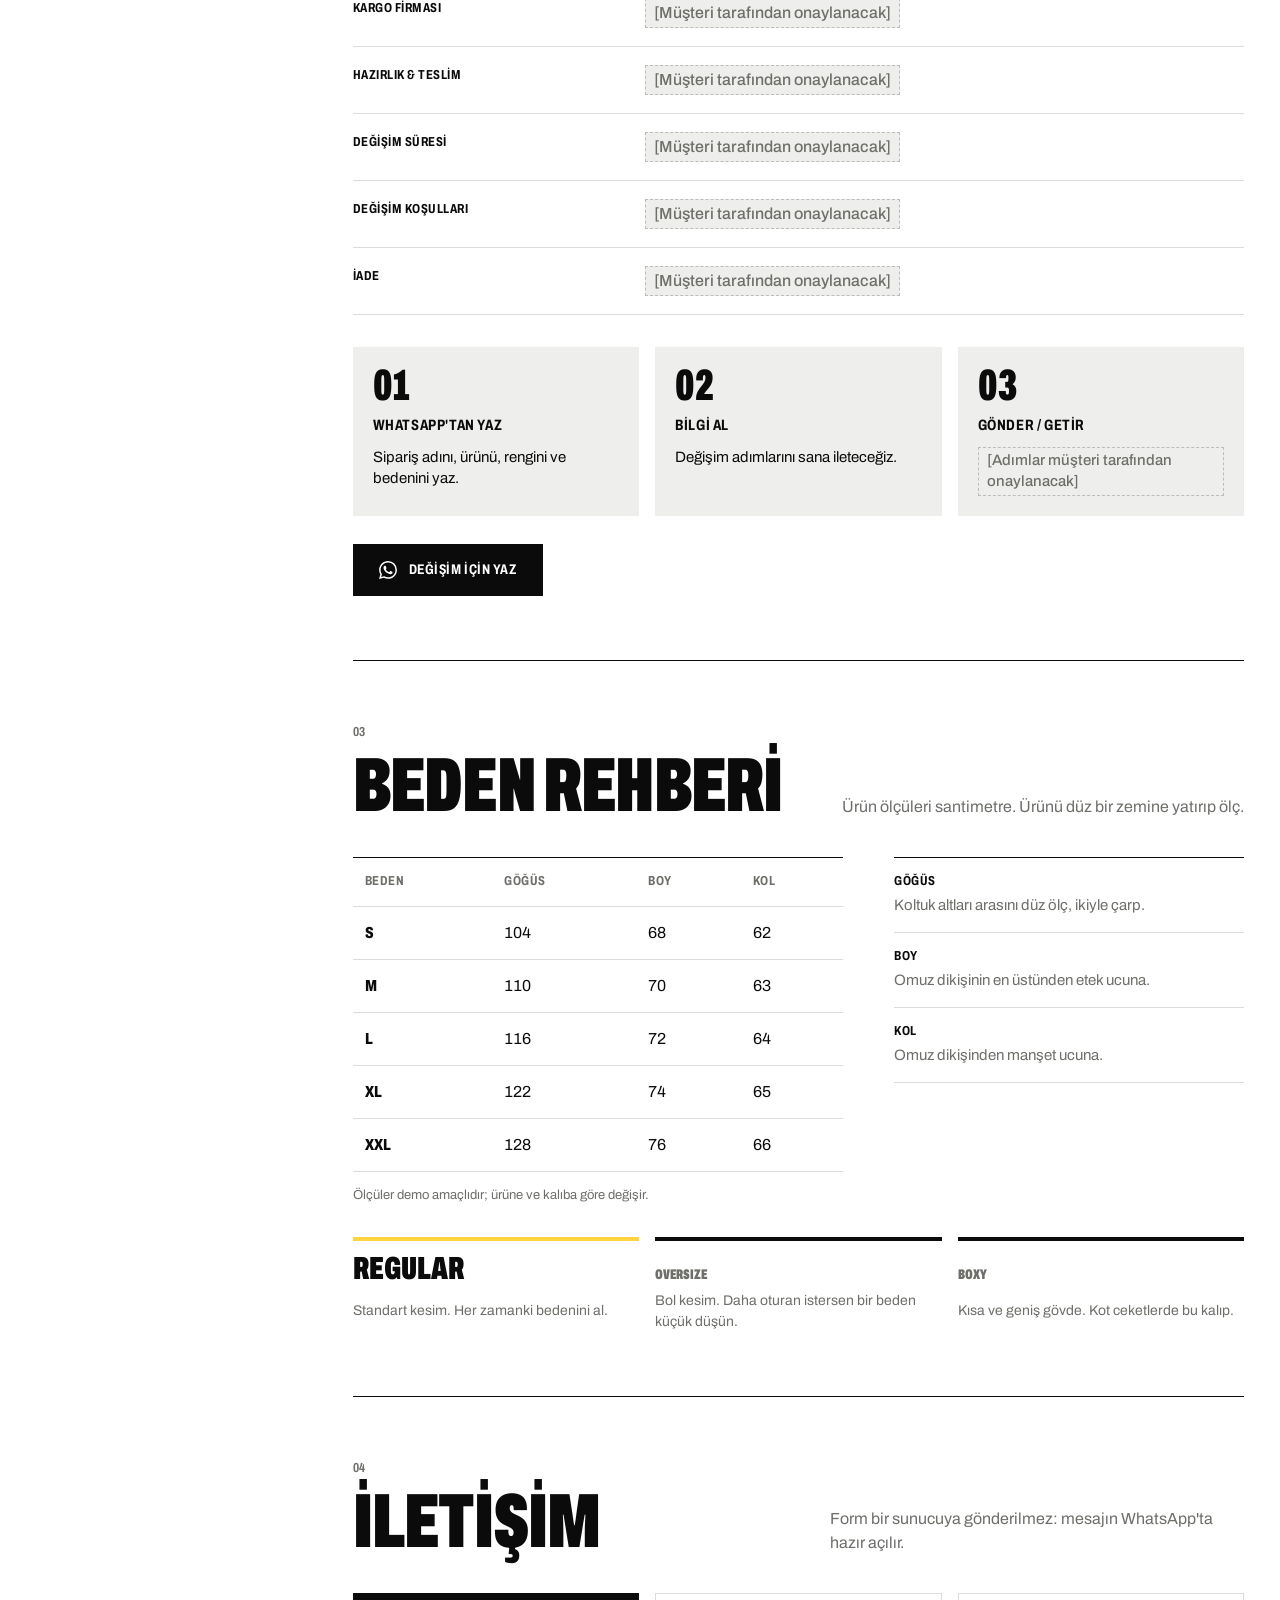
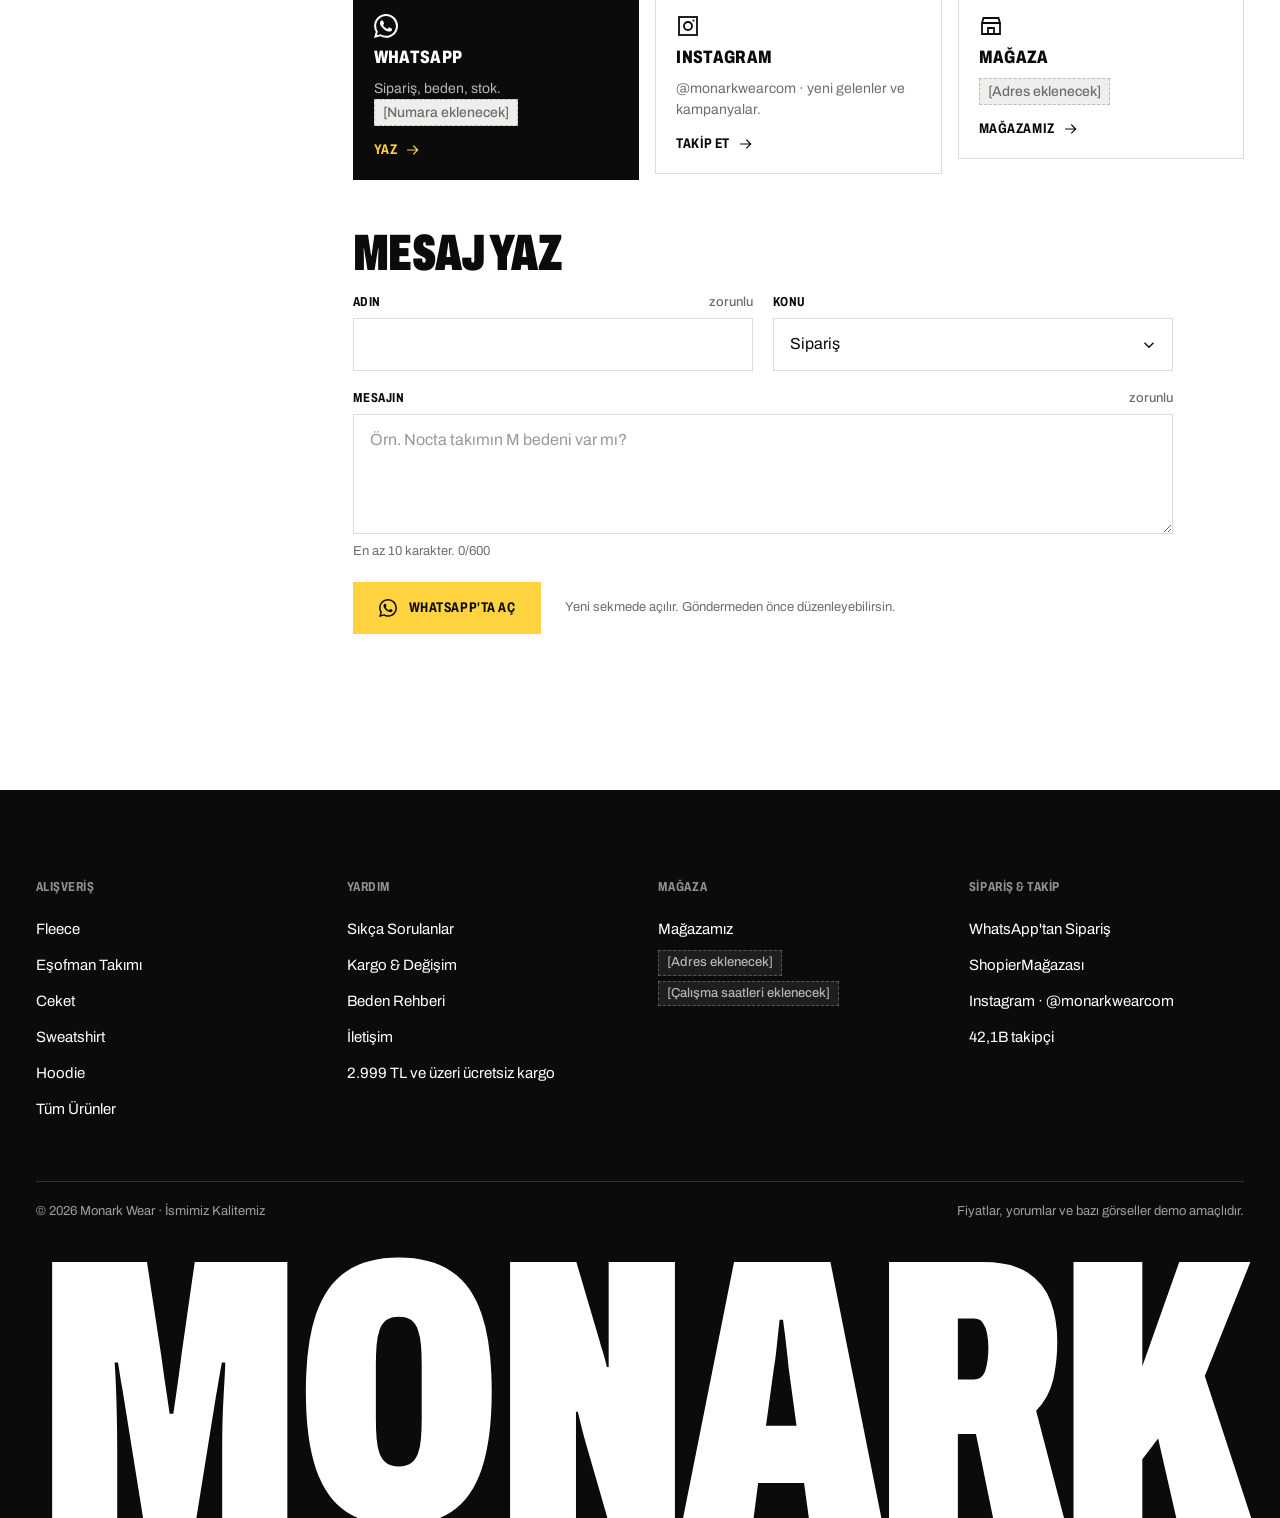
<file: ui-system/pilots/monarkwear/A-saha/yardim.html>
<!doctype html>
<html lang="tr">
<head>
<meta charset="utf-8">
<meta name="viewport" content="width=device-width, initial-scale=1, viewport-fit=cover">
<title>Yardım — Monark Wear | Demo</title>
<meta name="description" content="Monark Wear yardım: sıkça sorulanlar, kargo ve değişim, beden rehberi, iletişim.">
<meta name="theme-color" content="#0B0B0B">
<link rel="preconnect" href="https://fonts.googleapis.com">
<link rel="preconnect" href="https://fonts.gstatic.com" crossorigin>
<link href="https://fonts.googleapis.com/css2?family=Archivo:wdth,wght@62..125,400..900&display=swap" rel="stylesheet">
<link rel="stylesheet" href="assets/css/site.css">
<style>
/* ==========================================================================
   Yardım only
   ========================================================================== */
.help-page{ padding-bottom:var(--sec); }
.help{ display:grid; grid-template-columns:240px minmax(0, 1fr); gap:clamp(40px, 6vw, 112px); align-items:start; }

/* Side index (desktop) / tab strip (mobile) — one nav, two layouts */
.help > aside{ position:sticky; top:calc(var(--hh) + 32px); align-self:start; }
.hnav__title{ color:var(--muted); margin-bottom:14px; }
.hnav ol{ display:grid; border-top:1px solid var(--ink); }
.hnav a{
  display:flex; align-items:center; gap:14px; min-height:52px; padding:0 12px 0 0;
  border-bottom:1px solid var(--line);
  font-stretch:75%; font-weight:700; text-transform:uppercase; letter-spacing:.04em; font-size:15px; line-height:1;
  transition:background-color .2s, padding .2s var(--ease);
}
.hnav a .n{ font-size:12px; color:var(--muted); font-variant-numeric:tabular-nums; width:20px; }
.hnav a:hover{ padding-left:8px; }
.hnav a[aria-current="true"]{ background:var(--accent); padding-left:12px; border-bottom-color:var(--accent); }
.hnav a[aria-current="true"] .n{ color:var(--ink); }
.hnav a:focus-visible{ outline-offset:-2px; }
.hnav__help{ margin-top:24px; display:grid; gap:10px; }
.hnav__help .btn{ width:100%; }

.hsec{ scroll-margin-top:24px; padding-top:clamp(40px, 5vw, 72px); }
.hsec:first-child{ padding-top:0; }
.hsec + .hsec{ margin-top:clamp(40px, 5vw, 72px); border-top:1px solid var(--ink); }
.hsec__head{ display:flex; align-items:flex-end; justify-content:space-between; gap:16px 32px; flex-wrap:wrap; margin-bottom:clamp(24px, 3vw, 40px); }
.hsec__n{ display:block; color:var(--muted); margin-bottom:12px; }
.hsec__title{ font-size:clamp(48px, 6vw, 96px); }
.hsec__lead{ font-size:16px; line-height:1.5; max-width:46ch; color:var(--muted); }

.acc__body a{ text-decoration:underline; text-underline-offset:3px; }

/* Pending-policy notice */
.pending{ display:grid; grid-template-columns:auto 1fr; gap:14px; padding:18px 20px; background:var(--surface); border-left:4px solid var(--accent); margin-bottom:28px; }
.pending .icon{ width:20px; height:20px; margin-top:1px; }
.pending p{ font-size:15px; line-height:1.5; }
.pending b{ display:block; font-stretch:75%; font-weight:700; text-transform:uppercase; letter-spacing:.04em; font-size:14px; margin-bottom:4px; }
.pol{ display:grid; border-top:1px solid var(--ink); }
.pol > div{ display:grid; grid-template-columns:minmax(160px, 260px) 1fr; gap:16px 32px; padding:18px 0; border-bottom:1px solid var(--line); }
.pol dt{ padding-top:3px; }
.pol dd{ font-size:16px; line-height:1.5; }
.pol dd .small{ display:block; margin-top:4px; }
.steps{ display:grid; grid-template-columns:repeat(3, minmax(0, 1fr)); gap:var(--gap); margin-top:32px; counter-reset:st; }
.steps li{ background:var(--surface); padding:20px; display:grid; gap:10px; align-content:start; }
.steps li::before{ counter-increment:st; content:"0" counter(st); font-stretch:62%; font-weight:900; font-size:44px; line-height:.86; }
.steps p{ font-size:15px; line-height:1.45; }
.after{ display:flex; flex-wrap:wrap; gap:12px 24px; align-items:center; margin-top:28px; }

/* Size guide */
.size-grid{ display:grid; grid-template-columns:minmax(0, 7fr) minmax(0, 5fr); gap:clamp(24px, 4vw, 56px); align-items:start; }
.table caption{ caption-side:bottom; text-align:left; padding-top:14px; font-size:13px; color:var(--muted); }
.table td{ font-size:16px; }
.table tbody tr:hover{ background:var(--surface); }
.howto{ display:grid; gap:0; border-top:1px solid var(--ink); }
.howto > div{ padding:16px 0; border-bottom:1px solid var(--line); display:grid; gap:4px; }
.howto dd{ font-size:15px; line-height:1.5; color:var(--muted); }
.fits{ display:grid; grid-template-columns:repeat(3, minmax(0, 1fr)); gap:var(--gap); margin-top:32px; }
.fits li{ border-top:4px solid var(--ink); padding-top:14px; display:grid; gap:6px; }
.fits li:first-child{ border-top-color:var(--accent); }
.fits b{ font-stretch:62%; font-weight:900; text-transform:uppercase; font-size:32px; line-height:.9; }
.fits span{ font-size:14px; color:var(--muted); line-height:1.45; }

/* Contact */
.channels{ display:grid; grid-template-columns:repeat(3, minmax(0, 1fr)); gap:var(--gap); margin-bottom:clamp(32px, 4vw, 56px); }
.channel{ display:grid; gap:10px; align-content:start; padding:20px; border:1px solid var(--line); transition:border-color .2s; }
a.channel:hover{ border-color:var(--ink); }
.channel .icon{ width:24px; height:24px; }
.channel b{ font-stretch:75%; font-weight:800; text-transform:uppercase; letter-spacing:.02em; font-size:18px; line-height:1.1; }
.channel span{ font-size:14px; color:var(--muted); }
.channel .go{ display:inline-flex; align-items:center; gap:8px; margin-top:6px; color:var(--ink); }
.channel .go .icon{ width:16px; height:16px; transition:transform .25s var(--ease); }
@media (hover:hover) and (pointer:fine){ a.channel:hover .go .icon{ transform:translateX(4px); } }
.channel--wa{ background:var(--ink); color:var(--white); border-color:var(--ink); --focus:var(--ink); }
.channel--wa span{ color:rgba(255,255,255,.7); }
.channel--wa .go{ color:var(--accent); }
a.channel--wa:hover{ border-color:var(--ink); }

.cform{ display:grid; grid-template-columns:1fr 1fr; gap:20px; max-width:820px; }
.cform__full{ grid-column:1 / -1; }
.cform h3{ font-size:clamp(36px, 4vw, 56px); grid-column:1 / -1; }
.cform .form-error{ margin-top:2px; }
.cform__foot{ grid-column:1 / -1; display:flex; flex-wrap:wrap; align-items:center; gap:12px 24px; }
.cform__done{ grid-column:1 / -1; }
.req{ color:var(--muted); font-stretch:100%; font-weight:500; text-transform:none; letter-spacing:0; }

@media (max-width:1099px){
  .size-grid{ grid-template-columns:1fr; }
}
@media (max-width:899px){
  .help{ grid-template-columns:minmax(0, 1fr); gap:0; }
  .help > aside{ min-width:0; position:sticky; top:var(--hh); z-index:30; }
  .hnav{
    background:var(--bg);
    margin-inline:calc(var(--pad) * -1); padding:8px var(--pad); border-bottom:1px solid var(--line);
  }
  .hnav__title, .hnav__help{ display:none; }
  .hnav ol{ display:flex; gap:4px; border-top:0; overflow-x:auto; scrollbar-width:none; }
  .hnav ol::-webkit-scrollbar{ display:none; }
  .hnav li{ flex:none; }
  .hnav a{ min-height:44px; padding:0 14px; border:1px solid var(--line); font-size:13px; gap:8px; white-space:nowrap; }
  .hnav a:hover{ padding-left:14px; border-color:var(--ink); }
  .hnav a[aria-current="true"]{ padding-left:14px; border-color:var(--accent); }
  .hnav a .n{ display:none; }
  .hsec{ scroll-margin-top:72px; }
  .hsec:first-child{ padding-top:40px; }
  .channels{ grid-template-columns:1fr; }
  .steps, .fits{ grid-template-columns:1fr; }
  .pol > div{ grid-template-columns:1fr; gap:6px; }
}
@media (max-width:767px){
  .cform{ grid-template-columns:1fr; }
  .cform__foot .btn{ width:100%; }
  .table th, .table td{ padding:12px 10px; }
  .fits b{ font-size:28px; }
}
</style>
</head>
<body>

<svg width="0" height="0" style="position:absolute" aria-hidden="true" focusable="false">
  <symbol id="i-search" viewBox="0 0 24 24"><circle cx="10.5" cy="10.5" r="6.5"/><path d="M15.5 15.5 21 21"/></symbol>
  <symbol id="i-bag" viewBox="0 0 24 24"><path d="M4 8h16l-1 13H5L4 8Z"/><path d="M8.5 8V6.5a3.5 3.5 0 0 1 7 0V8"/></symbol>
  <symbol id="i-arrow" viewBox="0 0 24 24"><path d="M4 12h15M13 6l6 6-6 6"/></symbol>
  <symbol id="i-arrow-l" viewBox="0 0 24 24"><path d="M20 12H5M11 6l-6 6 6 6"/></symbol>
  <symbol id="i-close" viewBox="0 0 24 24"><path d="M5 5l14 14M19 5 5 19"/></symbol>
  <symbol id="i-menu" viewBox="0 0 24 24"><path d="M3 8h18M3 16h18"/></symbol>
  <symbol id="i-pause" viewBox="0 0 24 24"><path d="M8 5v14M16 5v14"/></symbol>
  <symbol id="i-play" viewBox="0 0 24 24"><path d="M7 5l12 7-12 7V5Z"/></symbol>
  <symbol id="i-plus" viewBox="0 0 24 24"><path d="M12 5v14M5 12h14"/></symbol>
  <symbol id="i-minus" viewBox="0 0 24 24"><path d="M5 12h14"/></symbol>
  <symbol id="i-check" viewBox="0 0 24 24"><path d="M4 12.5l5 5L20 6.5"/></symbol>
  <symbol id="i-chev" viewBox="0 0 24 24"><path d="M6 9l6 6 6-6"/></symbol>
  <symbol id="i-truck" viewBox="0 0 24 24"><path d="M2 6h12v10H2zM14 10h4l3 3v3h-7"/><circle cx="6" cy="18" r="1.8"/><circle cx="17" cy="18" r="1.8"/></symbol>
  <symbol id="i-store" viewBox="0 0 24 24"><path d="M3 9l1.5-5h15L21 9M3 9h18M3 9v11h18V9M9 20v-6h6v6"/></symbol>
  <symbol id="i-swap" viewBox="0 0 24 24"><path d="M4 8h14l-3-3M20 16H6l3 3"/></symbol>
  <symbol id="i-pin" viewBox="0 0 24 24"><path d="M12 21s-7-6.2-7-11.5A7 7 0 0 1 19 9.5C19 14.8 12 21 12 21Z"/><circle cx="12" cy="9.5" r="2.5"/></symbol>
  <symbol id="i-zoom" viewBox="0 0 24 24"><circle cx="10.5" cy="10.5" r="6.5"/><path d="M15.5 15.5 21 21M10.5 7.5v6M7.5 10.5h6"/></symbol>
  <symbol id="i-trash" viewBox="0 0 24 24"><path d="M4 7h16M9 7V4h6v3M6 7l1 13h10l1-13"/></symbol>
  <symbol id="i-ig" viewBox="0 0 24 24"><rect x="3" y="3" width="18" height="18"/><circle cx="12" cy="12" r="4"/><path d="M17.5 6.5h.01"/></symbol>
  <symbol id="i-reel" viewBox="0 0 24 24"><path d="M8 5v14l11-7L8 5Z"/></symbol>
  <symbol id="i-wa" viewBox="0 0 24 24"><path d="M17.472 14.382c-.297-.149-1.758-.867-2.03-.967-.273-.099-.471-.148-.67.15-.197.297-.767.966-.94 1.164-.173.199-.347.223-.644.075-.297-.15-1.255-.463-2.39-1.475-.883-.788-1.48-1.761-1.653-2.059-.173-.297-.018-.458.13-.606.134-.133.298-.347.446-.52.149-.174.198-.298.298-.497.099-.198.05-.371-.025-.52-.075-.149-.669-1.612-.916-2.207-.242-.579-.487-.5-.669-.51-.173-.008-.371-.01-.57-.01-.198 0-.52.074-.792.372-.272.297-1.04 1.016-1.04 2.479 0 1.462 1.065 2.875 1.213 3.074.149.198 2.096 3.2 5.077 4.487.709.306 1.262.489 1.694.625.712.227 1.36.195 1.871.118.571-.085 1.758-.719 2.006-1.413.248-.694.248-1.289.173-1.413-.074-.124-.272-.198-.57-.347m-5.421 7.403h-.004a9.87 9.87 0 0 1-5.031-1.378l-.361-.214-3.741.982.998-3.648-.235-.374a9.86 9.86 0 0 1-1.51-5.26c.001-5.45 4.436-9.884 9.888-9.884 2.64 0 5.122 1.03 6.988 2.898a9.825 9.825 0 0 1 2.893 6.994c-.003 5.45-4.437 9.884-9.885 9.884m8.413-18.297A11.815 11.815 0 0 0 12.050 0C5.495 0 .16 5.335.157 11.892c0 2.096.547 4.142 1.588 5.945L.057 24l6.305-1.654a11.882 11.882 0 0 0 5.683 1.448h.005c6.554 0 11.89-5.335 11.893-11.893a11.821 11.821 0 0 0-3.48-8.413Z"/></symbol>
</svg>

<a class="skip" href="#main">İçeriğe geç</a>

<!-- Duyuru bandı (shared) -->
<div class="marquee" role="region" aria-label="Duyurular">
  <div class="marquee__viewport">
    <div class="marquee__track">
      <ul class="marquee__list">
        <li>2.999 TL ve üzeri ücretsiz kargo</li>
        <li>7 yıllık tecrübe</li>
        <li>WhatsApp'tan sipariş</li>
        <li>İsmimiz kalitemiz</li>
        <li>2.999 TL ve üzeri ücretsiz kargo</li>
        <li>7 yıllık tecrübe</li>
        <li>WhatsApp'tan sipariş</li>
        <li>İsmimiz kalitemiz</li>
      </ul>
      <ul class="marquee__list" aria-hidden="true">
        <li>2.999 TL ve üzeri ücretsiz kargo</li>
        <li>7 yıllık tecrübe</li>
        <li>WhatsApp'tan sipariş</li>
        <li>İsmimiz kalitemiz</li>
        <li>2.999 TL ve üzeri ücretsiz kargo</li>
        <li>7 yıllık tecrübe</li>
        <li>WhatsApp'tan sipariş</li>
        <li>İsmimiz kalitemiz</li>
      </ul>
    </div>
  </div>
  <button class="marquee__toggle" type="button" aria-pressed="false" aria-label="Kayan duyuruyu durdur">
    <svg class="icon i-pause" aria-hidden="true"><use href="#i-pause"/></svg>
    <svg class="icon icon--fill i-play" aria-hidden="true"><use href="#i-play"/></svg>
  </button>
</div>

<!-- Header (shared) -->
<header class="header" id="top">
  <div class="wrap header__inner">
    <div class="header__left">
      <nav class="nav" aria-label="Ana menü">
        <a href="koleksiyon.html?kat=fleece">Fleece</a>
        <a href="koleksiyon.html?kat=esofman">Takım</a>
        <a href="koleksiyon.html?kat=ceket">Ceket</a>
        <a href="koleksiyon.html?kat=sweat">Sweat</a>
        <a href="magaza.html">Mağaza</a>
      </nav>
      <button class="hbtn menu-btn" type="button" data-open="menu" aria-haspopup="dialog">
        <svg class="icon" aria-hidden="true"><use href="#i-menu"/></svg><span class="label-text">Menü</span>
      </button>
    </div>
    <a class="wordmark" href="index.html" aria-label="Monark Wear ana sayfa">MONARK</a>
    <div class="header__right">
      <button class="hbtn hbtn--search" type="button" data-open="search" aria-haspopup="dialog">
        <svg class="icon" aria-hidden="true"><use href="#i-search"/></svg><span class="label-text">Ara</span>
      </button>
      <button class="hbtn" type="button" data-open="cart" aria-haspopup="dialog" aria-label="Sepet, 0 ürün">
        <svg class="icon" aria-hidden="true"><use href="#i-bag"/></svg><span class="label-text">Sepet</span><span class="count tnum" data-cart-count aria-hidden="true">0</span>
      </button>
    </div>
  </div>
</header>

<!-- Page-only icon -->
<svg width="0" height="0" style="position:absolute" aria-hidden="true" focusable="false">
  <symbol id="i-info" viewBox="0 0 24 24"><rect x="3" y="3" width="18" height="18"/><path d="M12 10.5V17M12 7v.01"/></symbol>
</svg>

<main id="main" class="help-page">
  <div class="wrap">

    <div class="page-head">
      <nav class="crumbs" aria-label="Konum">
        <ol>
          <li><a href="index.html">Ana Sayfa</a></li>
          <li aria-current="page">Yardım</li>
        </ol>
      </nav>
      <div class="page-head__row">
        <h1 class="page-head__title display d1">Yardım</h1>
        <a class="tlink" href="https://wa.me/905000000000" data-wa="Merhaba, bir sorum var." target="_blank" rel="noopener">Cevap yok mu? WhatsApp'tan sor <svg class="icon" aria-hidden="true"><use href="#i-arrow"/></svg></a>
      </div>
    </div>

    <div class="help">
      <aside>
        <nav class="hnav" aria-label="Yardım bölümleri">
          <p class="hnav__title label">Bölümler</p>
          <ol>
            <li><a href="#sss"><span class="n">01</span>Sıkça Sorulanlar</a></li>
            <li><a href="#kargo-iade"><span class="n">02</span>Kargo &amp; Değişim</a></li>
            <li><a href="#beden-rehberi"><span class="n">03</span>Beden Rehberi</a></li>
            <li><a href="#iletisim"><span class="n">04</span>İletişim</a></li>
          </ol>
          <div class="hnav__help">
            <p class="small">Siparişin, bedenin ya da stok sorusu için en hızlı yol WhatsApp.</p>
            <a class="btn btn--ink" href="https://wa.me/905000000000" data-wa="Merhaba, bir sorum var." target="_blank" rel="noopener"><svg class="icon icon--fill" aria-hidden="true"><use href="#i-wa"/></svg> WhatsApp</a>
          </div>
        </nav>
      </aside>

      <div class="help__body">

        <!-- 01 SSS -->
        <section class="hsec" id="sss" aria-labelledby="sss-title">
          <div class="hsec__head">
            <div><span class="hsec__n label">01</span><h2 class="hsec__title display" id="sss-title">Sıkça Sorulanlar</h2></div>
          </div>
          <div class="acc-group">
            <details class="acc" open>
              <summary class="acc__sum">Sipariş nasıl verilir? <svg class="icon" aria-hidden="true"><use href="#i-chev"/></svg></summary>
              <div class="acc__body">
                <p>Ürünü seç, rengini ve bedenini işaretle, sepete ekle. Sepette iki yol var:</p>
                <ul>
                  <li><b>WhatsApp ile sipariş:</b> sepetin hazır bir mesaj olarak WhatsApp'ta açılır. Göndermeden önce düzenleyebilirsin.</li>
                  <li><b>Shopier ile öde:</b> Shopier mağazamız yeni sekmede açılır; ürünleri orada seçip ödemeni yaparsın.</li>
                </ul>
                <p>Mağazaya gelip de alabilirsin. <a href="sepet.html">Sepete git</a></p>
              </div>
            </details>
            <details class="acc">
              <summary class="acc__sum">Kargo ücreti ne kadar? <svg class="icon" aria-hidden="true"><use href="#i-chev"/></svg></summary>
              <div class="acc__body">
                <p>2.999 TL ve üzeri siparişlerde kargo ücretsiz. Altındaki siparişlerde kargo ücreti Shopier'de ödeme adımında hesaplanır; WhatsApp siparişinde sana bildirilir.</p>
                <p>Kargo firması ve teslim süresi: <span class="ph">[Müşteri tarafından onaylanacak]</span></p>
              </div>
            </details>
            <details class="acc">
              <summary class="acc__sum">Değişim yapabilir miyim? <svg class="icon" aria-hidden="true"><use href="#i-chev"/></svg></summary>
              <div class="acc__body">
                <p>Değişim süresi ve koşulları: <span class="ph">[Müşteri tarafından onaylanacak]</span></p>
                <p>Şimdilik değişim için sipariş bilginle WhatsApp'tan yazman yeterli. <a href="#kargo-iade">Kargo &amp; Değişim</a></p>
              </div>
            </details>
            <details class="acc">
              <summary class="acc__sum">Bedenimi nasıl seçerim? <svg class="icon" aria-hidden="true"><use href="#i-chev"/></svg></summary>
              <div class="acc__body">
                <p>Her ürünün kalıbı (Regular, Oversize, Boxy) ürün sayfasında yazar. Ölçüler için <a href="#beden-rehberi">Beden Rehberi</a>'ne bak.</p>
                <p>Emin değilsen boyunu, kilonu ve ürünü WhatsApp'tan yaz; bedenini birlikte seçelim.</p>
              </div>
            </details>
            <details class="acc">
              <summary class="acc__sum">Mağazadan teslim alabilir miyim? <svg class="icon" aria-hidden="true"><use href="#i-chev"/></svg></summary>
              <div class="acc__body">
                <p>Mağazadan teslim için siparişini verirken notuna yaz ya da WhatsApp'tan sor. Koşullar: <span class="ph">[Müşteri tarafından onaylanacak]</span></p>
                <p><a href="magaza.html">Mağaza bilgileri</a></p>
              </div>
            </details>
            <details class="acc">
              <summary class="acc__sum">Ürün rafta var mı, nasıl anlarım? <svg class="icon" aria-hidden="true"><use href="#i-chev"/></svg></summary>
              <div class="acc__body">
                <p>Ürün sayfasında tükenen bedenler üstü çizili görünür. Bazı ürünlerde stok sınırlı; kesin bilgi için WhatsApp'tan sor.</p>
              </div>
            </details>
          </div>
        </section>

        <!-- 02 Kargo & Değişim -->
        <section class="hsec" id="kargo-iade" aria-labelledby="ki-title">
          <div class="hsec__head">
            <div><span class="hsec__n label">02</span><h2 class="hsec__title display" id="ki-title">Kargo &amp; Değişim</h2></div>
          </div>
          <div class="pending" role="note">
            <svg class="icon" aria-hidden="true"><use href="#i-info"/></svg>
            <p><b>[Müşteri tarafından onaylanacak]</b>Bu bölüm taslaktır. Süreler, kargo firması ve değişim koşulları Monark Wear onayladıktan sonra yazılacak.</p>
          </div>
          <dl class="pol">
            <div><dt class="label">Ücretsiz kargo</dt><dd>2.999 TL ve üzeri siparişlerde.</dd></div>
            <div><dt class="label">2.999 TL altı</dt><dd>Kargo ücreti Shopier'de ödeme adımında hesaplanır; WhatsApp siparişinde bildirilir.<span class="small">Tutar: <span class="ph">[eklenecek]</span></span></dd></div>
            <div><dt class="label">Kargo firması</dt><dd><span class="ph">[Müşteri tarafından onaylanacak]</span></dd></div>
            <div><dt class="label">Hazırlık &amp; teslim</dt><dd><span class="ph">[Müşteri tarafından onaylanacak]</span></dd></div>
            <div><dt class="label">Değişim süresi</dt><dd><span class="ph">[Müşteri tarafından onaylanacak]</span></dd></div>
            <div><dt class="label">Değişim koşulları</dt><dd><span class="ph">[Müşteri tarafından onaylanacak]</span></dd></div>
            <div><dt class="label">İade</dt><dd><span class="ph">[Müşteri tarafından onaylanacak]</span></dd></div>
          </dl>
          <ol class="steps" aria-label="Değişim talebi adımları">
            <li><p class="label">WhatsApp'tan yaz</p><p>Sipariş adını, ürünü, rengini ve bedenini yaz.</p></li>
            <li><p class="label">Bilgi al</p><p>Değişim adımlarını sana ileteceğiz.</p></li>
            <li><p class="label">Gönder / getir</p><p><span class="ph">[Adımlar müşteri tarafından onaylanacak]</span></p></li>
          </ol>
          <div class="after">
            <a class="btn btn--ink" href="https://wa.me/905000000000" data-wa="Merhaba, değişim talebim var. Sipariş adı: , Ürün: , Beden: " target="_blank" rel="noopener"><svg class="icon icon--fill" aria-hidden="true"><use href="#i-wa"/></svg> Değişim İçin Yaz</a>
          </div>
        </section>

        <!-- 03 Beden Rehberi -->
        <section class="hsec" id="beden-rehberi" aria-labelledby="br-title">
          <div class="hsec__head">
            <div><span class="hsec__n label">03</span><h2 class="hsec__title display" id="br-title">Beden Rehberi</h2></div>
            <p class="hsec__lead">Ürün ölçüleri santimetre. Ürünü düz bir zemine yatırıp ölç.</p>
          </div>
          <div class="size-grid">
            <div class="table-wrap" tabindex="0" role="region" aria-label="Beden tablosu">
              <table class="table">
                <caption>Ölçüler demo amaçlıdır; ürüne ve kalıba göre değişir.</caption>
                <thead><tr><th scope="col">Beden</th><th scope="col">Göğüs</th><th scope="col">Boy</th><th scope="col">Kol</th></tr></thead>
                <tbody>
                  <tr><th scope="row">S</th><td>104</td><td>68</td><td>62</td></tr>
                  <tr><th scope="row">M</th><td>110</td><td>70</td><td>63</td></tr>
                  <tr><th scope="row">L</th><td>116</td><td>72</td><td>64</td></tr>
                  <tr><th scope="row">XL</th><td>122</td><td>74</td><td>65</td></tr>
                  <tr><th scope="row">XXL</th><td>128</td><td>76</td><td>66</td></tr>
                </tbody>
              </table>
            </div>
            <dl class="howto" aria-label="Nasıl ölçülür">
              <div><dt class="label">Göğüs</dt><dd>Koltuk altları arasını düz ölç, ikiyle çarp.</dd></div>
              <div><dt class="label">Boy</dt><dd>Omuz dikişinin en üstünden etek ucuna.</dd></div>
              <div><dt class="label">Kol</dt><dd>Omuz dikişinden manşet ucuna.</dd></div>
            </dl>
          </div>
          <ul class="fits" aria-label="Kalıplar">
            <li><b>Regular</b><span>Standart kesim. Her zamanki bedenini al.</span></li>
            <li><b>Oversize</b><span>Bol kesim. Daha oturan istersen bir beden küçük düşün.</span></li>
            <li><b>Boxy</b><span>Kısa ve geniş gövde. Kot ceketlerde bu kalıp.</span></li>
          </ul>
        </section>

        <!-- 04 İletişim -->
        <section class="hsec" id="iletisim" aria-labelledby="il-title">
          <div class="hsec__head">
            <div><span class="hsec__n label">04</span><h2 class="hsec__title display" id="il-title">İletişim</h2></div>
            <p class="hsec__lead">Form bir sunucuya gönderilmez: mesajın WhatsApp'ta hazır açılır.</p>
          </div>

          <ul class="channels">
            <li><a class="channel channel--wa on-dark" href="https://wa.me/905000000000" data-wa="Merhaba, bilgi almak istiyorum." target="_blank" rel="noopener">
              <svg class="icon icon--fill" aria-hidden="true"><use href="#i-wa"/></svg>
              <b>WhatsApp</b><span>Sipariş, beden, stok. <span class="ph" style="color:var(--muted)">[Numara eklenecek]</span></span>
              <span class="go label">Yaz <svg class="icon" aria-hidden="true"><use href="#i-arrow"/></svg></span>
            </a></li>
            <li><a class="channel" href="https://www.instagram.com/monarkwearcom/" target="_blank" rel="noopener">
              <svg class="icon" aria-hidden="true"><use href="#i-ig"/></svg>
              <b>Instagram</b><span>@monarkwearcom · yeni gelenler ve kampanyalar.</span>
              <span class="go label">Takip Et <svg class="icon" aria-hidden="true"><use href="#i-arrow"/></svg></span>
            </a></li>
            <li><a class="channel" href="magaza.html">
              <svg class="icon" aria-hidden="true"><use href="#i-store"/></svg>
              <b>Mağaza</b><span><span class="ph">[Adres eklenecek]</span></span>
              <span class="go label">Mağazamız <svg class="icon" aria-hidden="true"><use href="#i-arrow"/></svg></span>
            </a></li>
          </ul>

          <form class="cform" id="cform" novalidate aria-labelledby="cf-title">
            <h3 class="display" id="cf-title">Mesaj Yaz</h3>
            <div class="form-row">
              <label class="form-label label" for="cf-name">Adın <span class="req">zorunlu</span></label>
              <input class="input" id="cf-name" name="name" type="text" autocomplete="name" required aria-describedby="cf-name-err">
              <p class="form-error" id="cf-name-err" hidden>Adını yaz.</p>
            </div>
            <div class="form-row">
              <label class="form-label label" for="cf-topic">Konu</label>
              <select class="select" id="cf-topic" name="topic">
                <option>Sipariş</option>
                <option>Beden</option>
                <option>Kargo &amp; Değişim</option>
                <option>Mağaza</option>
                <option>Diğer</option>
              </select>
            </div>
            <div class="form-row cform__full">
              <label class="form-label label" for="cf-msg">Mesajın <span class="req">zorunlu</span></label>
              <textarea class="textarea" id="cf-msg" name="message" maxlength="600" required aria-describedby="cf-msg-help cf-msg-err" placeholder="Örn. Nocta takımın M bedeni var mı?"></textarea>
              <p class="form-help" id="cf-msg-help">En az 10 karakter. <span class="tnum" id="cf-count">0/600</span></p>
              <p class="form-error" id="cf-msg-err" hidden>Mesajını yaz (en az 10 karakter).</p>
            </div>
            <div class="cform__foot">
              <button class="btn btn--accent" type="submit"><svg class="icon icon--fill" aria-hidden="true"><use href="#i-wa"/></svg> WhatsApp'ta Aç</button>
              <p class="small">Yeni sekmede açılır. Göndermeden önce düzenleyebilirsin.</p>
            </div>
            <p class="cform__done hint" id="cf-done" role="status" aria-live="polite"></p>
          </form>
        </section>

      </div>
    </div>
  </div>
</main>

<!-- Footer (shared) -->
<footer class="footer on-dark">
  <div class="wrap">
    <div class="fcols">
      <div class="fcol">
        <h2 class="label">Alışveriş</h2>
        <ul>
          <li><a href="koleksiyon.html?kat=fleece">Fleece</a></li>
          <li><a href="koleksiyon.html?kat=esofman">Eşofman Takımı</a></li>
          <li><a href="koleksiyon.html?kat=ceket">Ceket</a></li>
          <li><a href="koleksiyon.html?kat=sweat">Sweatshirt</a></li>
          <li><a href="koleksiyon.html?kat=hoodie">Hoodie</a></li>
          <li><a href="koleksiyon.html">Tüm Ürünler</a></li>
        </ul>
      </div>
      <div class="fcol">
        <h2 class="label">Yardım</h2>
        <ul>
          <li><a href="yardim.html#sss">Sıkça Sorulanlar</a></li>
          <li><a href="yardim.html#kargo-iade">Kargo &amp; Değişim</a></li>
          <li><a href="yardim.html#beden-rehberi">Beden Rehberi</a></li>
          <li><a href="yardim.html#iletisim">İletişim</a></li>
          <li><span>2.999 TL ve üzeri ücretsiz kargo</span></li>
        </ul>
      </div>
      <div class="fcol">
        <h2 class="label">Mağaza</h2>
        <ul>
          <li><a href="magaza.html">Mağazamız</a></li>
          <li><span class="ph">[Adres eklenecek]</span></li>
          <li><span class="ph">[Çalışma saatleri eklenecek]</span></li>
        </ul>
      </div>
      <div class="fcol">
        <h2 class="label">Sipariş &amp; Takip</h2>
        <ul>
          <li><a href="https://wa.me/905000000000" data-wa="Merhaba, sipariş vermek istiyorum." target="_blank" rel="noopener">WhatsApp'tan Sipariş</a></li>
          <li><a href="https://www.shopier.com/monarkwear" target="_blank" rel="noopener">Shopier Mağazası</a></li>
          <li><a href="https://www.instagram.com/monarkwearcom/" target="_blank" rel="noopener">Instagram · @monarkwearcom</a></li>
          <li><span>42,1B takipçi</span></li>
        </ul>
      </div>
    </div>
    <div class="fbar">
      <span>© 2026 Monark Wear · İsmimiz Kalitemiz</span>
      <span>Fiyatlar, yorumlar ve bazı görseller demo amaçlıdır.</span>
    </div>
  </div>
  <div class="fmark" aria-hidden="true"><span class="display">Monark</span></div>
</footer>

<a class="wa-float" href="https://wa.me/905000000000" data-wa="Merhaba, bilgi almak istiyorum." target="_blank" rel="noopener" aria-label="WhatsApp'tan yaz">
  <svg class="icon icon--fill" aria-hidden="true"><use href="#i-wa"/></svg>
</a>

<script src="assets/js/data.js"></script>
<script src="assets/js/site.js"></script>
<script>
(function(){
  "use strict";
  var M = window.Monark; if (!M) return;
  function $(id){ return document.getElementById(id); }

  /* ---------- Section index: active state follows scroll ---------- */
  var links = [].slice.call(document.querySelectorAll(".hnav ol a"));
  var secs = links.map(function(a){ return document.querySelector(a.getAttribute("href")); });
  var strip = document.querySelector(".hnav ol");
  var current = null;
  function setActive(i){
    if (i === current) return; current = i;
    links.forEach(function(a, j){ if (j === i) a.setAttribute("aria-current", "true"); else a.removeAttribute("aria-current"); });
    // mobile tab strip: keep the active tab visible
    var a = links[i];
    if (a && strip.scrollWidth > strip.clientWidth){
      var l = a.offsetLeft - 16;
      strip.scrollTo({ left: l, behavior: M.reducedMotion ? "auto" : "smooth" });
    }
  }
  function onScroll(){
    var line = (document.querySelector(".header") || {}).offsetHeight + 140 || 200;
    var idx = 0;
    secs.forEach(function(s, i){ if (s && s.getBoundingClientRect().top <= line) idx = i; });
    // reached bottom: last section
    if (window.innerHeight + window.scrollY >= document.documentElement.scrollHeight - 4) idx = secs.length - 1;
    setActive(idx);
  }
  var ticking = false;
  window.addEventListener("scroll", function(){
    if (ticking) return; ticking = true;
    requestAnimationFrame(function(){ ticking = false; onScroll(); });
  }, { passive:true });
  links.forEach(function(a, i){ a.addEventListener("click", function(){ setActive(i); }); });
  onScroll();

  /* ---------- Contact form -> WhatsApp ---------- */
  var form = $("cform"), name = $("cf-name"), msg = $("cf-msg"), topic = $("cf-topic"), done = $("cf-done");
  function setErr(input, errId, bad){
    input.setAttribute("aria-invalid", bad ? "true" : "false");
    $(errId).hidden = !bad;
  }
  function validName(){ return name.value.trim().length >= 2; }
  function validMsg(){ return msg.value.trim().length >= 10; }
  msg.addEventListener("input", function(){
    $("cf-count").textContent = msg.value.length + "/600";
    if (msg.getAttribute("aria-invalid") === "true" && validMsg()) setErr(msg, "cf-msg-err", false);
  });
  name.addEventListener("input", function(){
    if (name.getAttribute("aria-invalid") === "true" && validName()) setErr(name, "cf-name-err", false);
  });
  form.addEventListener("submit", function(e){
    e.preventDefault();
    var okN = validName(), okM = validMsg();
    setErr(name, "cf-name-err", !okN);
    setErr(msg, "cf-msg-err", !okM);
    if (!okN || !okM){
      done.className = "cform__done hint is-warn";
      done.textContent = "Formda " + ((!okN && !okM) ? "2 eksik alan" : "1 eksik alan") + " var.";
      (okN ? msg : name).focus();
      return;
    }
    var text = "Merhaba, ben " + name.value.trim() + ".\nKonu: " + topic.value + "\n\n" + msg.value.trim();
    var url = M.waLink(text);
    var w = window.open(url, "_blank");
    if (w){ try { w.opener = null; } catch (err){} }
    done.className = "cform__done hint";
    done.innerHTML = w
      ? "Mesajın WhatsApp'ta açıldı. Göndermeyi unutma."
      : 'Yeni sekme engellendi. <a class="tlink" href="' + M.esc(url) + '" target="_blank" rel="noopener">WhatsApp\'ı aç</a>';
  });
})();
</script>
</body>
</html>
</file>
<file: ui-system/pilots/monarkwear/A-saha/assets/css/site.css>
/* ==========================================================================
   MONARK WEAR · A · SAHA — shared stylesheet (assets/css/site.css)
   Every page links this file. Page-specific CSS stays inline in the page.

   COMPONENT INDEX (class names to reuse in phase-2 pages)
   --------------------------------------------------------------------------
   Layout ....... .wrap  .sec  .sec-head  .sec-head__meta  .kicker
   Type ......... .display (62/900 upper)  .d1 (page title)  .d2 (section title)
                  .label (75/700 upper)  .small  .note  .tnum  .sr-only
   Icons ........ <svg class="icon"><use href="#i-NAME"/></svg>   (+ .icon--fill)
                  sprite ids: search bag arrow arrow-l close menu pause play wa
                  plus minus check truck store swap chev pin zoom ig reel trash
   Buttons ...... .btn + .btn--accent | .btn--ink | .btn--outline | .btn--outline-light
                  .btn--block  .btn[aria-disabled="true"]  .tlink (underlined text link)
                  .xbtn (44px icon button)
   Chrome ....... .marquee  .header (+ .header--overlay on home only)  .nav  .hbtn
                  .wordmark  .footer .fcols .fcol .fbar .fmark  .wa-float  .skip
   Page header .. .page-head > .crumbs + .page-head__row > h1.page-head__title.display.d1
                  + .page-head__count.label
   Breadcrumb ... nav.crumbs[aria-label="Konum"] > ol > li > a | li[aria-current="page"]
   Tabs ......... .tabs > a.tab  (active: [aria-current="page"] or [aria-selected="true"]
                  -> yellow tape)
   Filter chips . .chips > .chip (toggle: [aria-pressed="true"])  .chip--remove (with ×)
   Product card . .grid > li.card (rendered by Monark.renderCard)
                  .card__media .card__open .tag(.tag--ink) .sizebar .sz .card__info
                  .card__name .card__price .card__meta .card__cta
   Price ........ .price  .price__old  (struck, muted)
   Swatches ..... .swatches > .sw  (10px squares, card)
   Option chips . fieldset.field > legend.label(.val) + .opts > label.opt > input + span
                  .opt--color (swatch chip; put <i style="background:#hex"></i> in span)
                  disabled input = diagonal strike (sold-out size)
   Qty stepper .. .qty > button.qty__btn[data-step="-1|1"] + input.qty__val + button
                  (behaviour is global in site.js; input fires "change")
   Forms ........ .form-row > label.form-label + .input | .textarea | .select
                  + .form-help | .form-error ; invalid: [aria-invalid="true"]
                  .hint / .hint.is-warn (inline validation line with yellow marker)
   Accordion .... details.acc > summary.acc__sum (+ .icon chev) + .acc__body
                  .acc-group (stack with shared rules)
   Table ........ .table-wrap > table.table   (size chart)
   Info rows .... ul.info-rows > li > svg.icon + div > b + span
   Placeholder .. .ph (dashed, "[... eklenecek]")
   Ship bar ..... .shipbar(.is-done) > .shipbar__text + .shipbar__track > .shipbar__fill
   Cart line .... ul.clines > li.cline (rendered by Monark.renderLine)
   Rail ......... .rail > li (horizontal scroll-snap product row)
   Empty state .. .empty > .empty__title.display + .small + actions
   Dialogs ...... dialog.drawer (right drawer / mobile bottom sheet)
                  dialog.drawer.drawer--sheet (bottom sheet on every width)
                  .drawer__head .drawer__body .drawer__foot .grab
                  dialog.menu  dialog.search  dialog.lightbox
   Toast ........ .toast (created by site.js; use Monark.toast())
   Trust row .... ul.trust > li > .trust__v.display + .trust__d
   Instagram .... .ig-head  ul.ig > li > a(.is-reel) > img
   ========================================================================== */

/* ==========================================================================
   Tokens
   ========================================================================== */
:root{
  --bg:#FFFFFF;
  --surface:#EEEEEC;
  --ink:#0B0B0B;
  --muted:#6E6E6A;
  --accent:#FFD23F;
  --line:#DCDCD8;
  --white:#FFFFFF;
  --strike:#B8B8B3;
  --disabled:#A3A39E;

  --font:"Archivo", "Arial Narrow", system-ui, sans-serif;

  --pad:clamp(16px, 2.8vw, 40px);
  --gap:16px;
  --sec:clamp(72px, 9vw, 136px);
  --mq:36px;
  --hh:64px;
  --maxw:1680px;

  --ease:cubic-bezier(.2,.7,.1,1);
  --focus:var(--ink);
}
@media (max-width:767px){
  :root{ --mq:32px; --hh:56px; --gap:8px; }
}

/* ==========================================================================
   Base
   ========================================================================== */
*,*::before,*::after{ box-sizing:border-box; }
html{ -webkit-text-size-adjust:100%; scroll-behavior:smooth; scroll-padding-top:calc(var(--hh) + 8px); }
body{
  margin:0; background:var(--bg); color:var(--ink);
  font-family:var(--font); font-stretch:100%; font-weight:400;
  font-size:16px; line-height:1.5;
  -webkit-font-smoothing:antialiased; text-rendering:optimizeLegibility;
  overflow-x:hidden;
}
img{ display:block; max-width:100%; height:auto; }
a{ color:inherit; text-decoration:none; }
button{ font:inherit; color:inherit; background:none; border:0; padding:0; cursor:pointer; }
h1,h2,h3,h4,p,ul,ol,dl,dd,figure,blockquote{ margin:0; padding:0; }
ul,ol{ list-style:none; }
:focus{ outline:none; }
:focus-visible{ outline:2px solid var(--focus); outline-offset:2px; }
.on-dark{ --focus:var(--white); }
[hidden]{ display:none!important; }
input[type="search"]::-webkit-search-cancel-button,
input[type="search"]::-webkit-search-decoration{ -webkit-appearance:none; appearance:none; }
.sr-only{ position:absolute!important; width:1px; height:1px; overflow:hidden; clip:rect(0 0 0 0); white-space:nowrap; margin:-1px; }
.tnum{ font-variant-numeric:tabular-nums; }
.icon{ width:20px; height:20px; flex:none; fill:none; stroke:currentColor; stroke-width:1.8; stroke-linecap:square; }
.icon--fill{ fill:currentColor; stroke:none; }

.skip{
  position:fixed; left:12px; top:12px; z-index:200; transform:translateY(-200%);
  background:var(--accent); color:var(--ink); padding:12px 16px;
  font-stretch:75%; font-weight:700; text-transform:uppercase; letter-spacing:.04em; font-size:13px;
}
.skip:focus-visible{ transform:none; }

.wrap{ width:100%; max-width:var(--maxw); margin-inline:auto; padding-inline:var(--pad); }

/* Type roles */
.display{ font-stretch:62%; font-weight:900; text-transform:uppercase; letter-spacing:-.01em; line-height:.86; }
.label{ font-stretch:75%; font-weight:700; text-transform:uppercase; letter-spacing:.04em; font-size:13px; line-height:1.2; }
.d1{ font-size:clamp(64px, 10vw, 168px); }
.d2{ font-size:clamp(48px, 7vw, 112px); }
.small{ font-size:13px; color:var(--muted); line-height:1.45; }
.note{ font-size:13px; color:var(--muted); }
.ph{ display:inline-block; background:var(--surface); padding:2px 8px; color:var(--muted); font-weight:500; border:1px dashed #BDBDB8; }

/* ==========================================================================
   Buttons + links
   ========================================================================== */
.btn{
  display:inline-flex; align-items:center; justify-content:center; gap:12px;
  min-height:52px; padding:0 24px;
  font-stretch:75%; font-weight:700; text-transform:uppercase; letter-spacing:.04em; font-size:14px; line-height:1;
  border:2px solid transparent; border-radius:0; text-align:center;
  transition:background-color .2s, color .2s, border-color .2s;
}
.btn .icon{ width:18px; height:18px; transition:transform .2s var(--ease); }
.btn--block{ width:100%; }
.btn--accent{ background:var(--accent); color:var(--ink); border-color:var(--accent); }
.btn--ink{ background:var(--ink); color:var(--white); border-color:var(--ink); }
.btn--outline{ color:var(--ink); border-color:var(--ink); border-width:1px; }
.btn--outline-light{ color:var(--white); border-color:rgba(255,255,255,.9); }
@media (hover:hover) and (pointer:fine){
  .btn:hover .icon--arrow{ transform:translateX(4px); }
  .btn--accent:hover{ background:var(--ink); color:var(--white); border-color:var(--ink); }
  .on-dark .btn--accent:hover{ background:var(--white); color:var(--ink); border-color:var(--white); }
  .btn--ink:hover{ background:var(--white); color:var(--ink); }
  .btn--outline:hover{ background:var(--ink); color:var(--white); }
  .btn--outline-light:hover{ background:var(--white); color:var(--ink); }
}
.btn--accent:active{ background:var(--ink); color:var(--white); border-color:var(--ink); }
.btn--ink:active, .btn--outline:active{ background:#2a2a28; color:var(--white); border-color:#2a2a28; }
.btn[aria-disabled="true"], .btn:disabled{ background:var(--surface); border-color:var(--surface); color:var(--muted); cursor:not-allowed; }
.btn[aria-disabled="true"] .icon--arrow, .btn:disabled .icon--arrow{ transform:none; }

.tlink{
  display:inline-flex; align-items:center; gap:8px;
  font-stretch:75%; font-weight:700; text-transform:uppercase; letter-spacing:.04em; font-size:14px; line-height:1;
  padding-block:8px;
  background:linear-gradient(currentColor,currentColor) 0 100%/100% 2px no-repeat;
  transition:background-size .25s var(--ease);
}
.tlink:hover{ background-size:0 2px; background-position:100% 100%; }
.tlink .icon{ width:16px; height:16px; }

.xbtn{ width:44px; height:44px; display:grid; place-items:center; flex:none; }
.xbtn:hover{ background:var(--surface); }

/* ==========================================================================
   Marquee
   ========================================================================== */
.marquee{
  position:relative; z-index:60; height:var(--mq);
  background:var(--ink); color:var(--white);
  display:flex; align-items:center; overflow:hidden;
}
.marquee__viewport{ flex:1; overflow:hidden; height:100%; display:flex; align-items:center; }
.marquee__track{ display:flex; width:max-content; flex:none; animation:marquee 40s linear infinite; }
.marquee:hover .marquee__track,
.marquee:focus-within .marquee__track,
.marquee.is-paused .marquee__track{ animation-play-state:paused; }
.marquee__list{ display:flex; align-items:center; flex:none; }
.marquee__list li{
  display:flex; align-items:center; white-space:nowrap;
  font-stretch:75%; font-weight:700; text-transform:uppercase; letter-spacing:.04em; font-size:12px; line-height:1;
}
.marquee__list li::after{ content:""; width:7px; height:7px; background:var(--accent); margin-inline:28px; }
.marquee__toggle{
  flex:none; width:var(--mq); height:var(--mq); display:grid; place-items:center;
  border-left:1px solid rgba(255,255,255,.18); background:var(--ink); color:var(--white);
  --focus:var(--white);
}
.marquee__toggle .icon{ width:14px; height:14px; }
.marquee__toggle:hover{ background:var(--accent); color:var(--ink); }
.marquee__toggle:focus-visible{ outline-offset:-4px; }
.marquee__toggle .i-play{ display:none; }
.marquee.is-paused .marquee__toggle .i-play{ display:block; }
.marquee.is-paused .marquee__toggle .i-pause{ display:none; }
@keyframes marquee{ to{ transform:translateX(-50%); } }

/* ==========================================================================
   Header — solid by default; .header--overlay = transparent over home hero
   ========================================================================== */
.header{
  position:sticky; top:0; z-index:50; height:var(--hh);
  background:var(--bg); color:var(--ink); border-bottom:1px solid var(--line);
  transition:background-color .2s, color .2s, border-color .2s;
  --focus:var(--ink);
}
.header--overlay{ margin-bottom:calc(var(--hh) * -1); }
.header--overlay:not(.is-solid){ background:transparent; color:var(--white); border-bottom-color:transparent; --focus:var(--white); }
.header__inner{ height:100%; display:grid; grid-template-columns:1fr auto 1fr; align-items:center; gap:24px; }
.nav{ display:flex; gap:28px; }
.nav a, .hbtn{
  position:relative; display:inline-flex; align-items:center; gap:8px; height:44px;
  font-stretch:75%; font-weight:700; text-transform:uppercase; letter-spacing:.04em; font-size:13px; line-height:1;
  white-space:nowrap;
}
.nav a::after{
  content:""; position:absolute; left:0; right:0; bottom:10px; height:2px; background:currentColor;
  transform:scaleX(0); transform-origin:left; transition:transform .25s var(--ease);
}
.nav a:hover::after, .nav a[aria-current]::after{ transform:scaleX(1); }
.wordmark{
  font-stretch:62%; font-weight:900; font-size:28px; line-height:1; letter-spacing:.01em; text-transform:uppercase;
  display:inline-flex; align-items:center; height:44px;
}
.header__right{ display:flex; justify-content:flex-end; gap:24px; }
.hbtn .count{ display:inline-grid; place-items:center; min-width:20px; height:20px; padding:0 4px; background:var(--accent); color:var(--ink); font-size:12px; }
.hbtn .count.is-bump{ animation:bump .35s var(--ease); }
@keyframes bump{ 40%{ transform:scale(1.25); } }
.hbtn:hover .label-text{ text-decoration:underline; text-decoration-thickness:2px; text-underline-offset:5px; }
.menu-btn{ display:none; }
@media (max-width:1199px){ .nav{ gap:20px; } }
@media (max-width:899px){
  .nav, .hbtn--search{ display:none; }
  .menu-btn{ display:inline-flex; }
  .header__inner{ gap:12px; }
  .wordmark{ font-size:26px; }
}

/* ==========================================================================
   Sections
   ========================================================================== */
.sec{ padding-block:var(--sec); }
.sec-head{
  display:flex; justify-content:space-between; align-items:flex-end; gap:24px; flex-wrap:wrap;
  margin-bottom:clamp(28px, 3.6vw, 48px);
}
.sec-head__meta{ display:flex; align-items:flex-end; gap:24px; flex-wrap:wrap; }
.kicker{ display:block; color:var(--muted); margin-bottom:14px; }

/* Page header (non-home pages) */
.page-head{ padding-top:clamp(20px, 2.6vw, 32px); padding-bottom:clamp(28px, 3.6vw, 48px); }
.page-head__row{ display:flex; justify-content:space-between; align-items:flex-end; gap:16px 32px; flex-wrap:wrap; margin-top:clamp(20px, 3vw, 40px); }
.page-head__title{ overflow-wrap:anywhere; }
.page-head__count{ color:var(--muted); padding-bottom:.4em; }

/* Breadcrumb */
.crumbs ol{ display:flex; flex-wrap:wrap; align-items:center; gap:4px 0; font-size:13px; color:var(--muted); }
.crumbs li{ display:inline-flex; align-items:center; }
.crumbs li + li::before{ content:""; width:5px; height:5px; background:var(--ink); margin-inline:10px; opacity:.5; }
.crumbs a{ display:inline-flex; align-items:center; min-height:32px; }
.crumbs a:hover{ color:var(--ink); text-decoration:underline; text-underline-offset:4px; }
.crumbs [aria-current="page"]{ color:var(--ink); font-weight:500; }

/* Tabs (category tabs, yellow tape on active) */
.tabs{
  display:flex; gap:4px; overflow-x:auto; scrollbar-width:none;
  margin-inline:calc(var(--pad) * -1); padding-inline:var(--pad); padding-block:4px;
}
.tabs::-webkit-scrollbar{ display:none; }
.tab{
  flex:none; display:inline-flex; align-items:center; min-height:44px; padding:0 16px;
  border:1px solid var(--line);
  font-stretch:75%; font-weight:700; text-transform:uppercase; letter-spacing:.04em; font-size:14px; line-height:1;
  transition:background-color .2s, border-color .2s;
}
.tab:hover{ border-color:var(--ink); }
.tab[aria-current="page"], .tab[aria-selected="true"]{ background:var(--accent); border-color:var(--accent); color:var(--ink); }
.tab .tab__n{ margin-left:8px; color:var(--muted); font-weight:500; font-stretch:100%; letter-spacing:0; font-size:12px; }
.tab[aria-current="page"] .tab__n, .tab[aria-selected="true"] .tab__n{ color:var(--ink); }

/* Chips (filters / quick search) */
.chips{ display:flex; flex-wrap:wrap; gap:6px; }
.chip{
  display:inline-flex; align-items:center; gap:8px;
  min-height:40px; padding:0 14px; border:1px solid var(--line);
  font-stretch:75%; font-weight:700; text-transform:uppercase; letter-spacing:.04em; font-size:13px; line-height:1;
  transition:background-color .2s, border-color .2s, color .2s;
}
.chip:hover{ border-color:var(--ink); }
.chip[aria-pressed="true"]{ background:var(--ink); color:var(--white); border-color:var(--ink); }
.chip--remove{ background:var(--surface); border-color:var(--surface); padding-right:8px; }
.chip--remove .icon{ width:14px; height:14px; }
.chip--remove:hover{ border-color:var(--ink); }

/* ==========================================================================
   Product grid + card
   ========================================================================== */
.grid{ display:grid; grid-template-columns:repeat(4, 1fr); gap:40px var(--gap); }
@media (max-width:1099px){ .grid{ grid-template-columns:repeat(3, 1fr); } }
@media (max-width:767px){ .grid{ grid-template-columns:repeat(2, 1fr); row-gap:28px; } }

.card{ position:relative; min-width:0; cursor:pointer; }
.card[hidden]{ display:none; }
.card__media{ position:relative; aspect-ratio:4/5; background:var(--surface); overflow:hidden; }
.card__media img{
  position:absolute; inset:0; width:100%; height:100%; object-fit:cover;
  transition:transform .4s var(--ease), opacity .3s;
}
.card__media .img-alt{ opacity:0; }
.card__open{ position:absolute; inset:0; z-index:1; }
.card__open:focus-visible{ outline-offset:-4px; }
.tag{
  position:absolute; top:12px; left:12px; z-index:2; pointer-events:none;
  background:var(--accent); color:var(--ink); padding:5px 7px 4px;
  font-stretch:75%; font-weight:700; text-transform:uppercase; letter-spacing:.06em; font-size:11px; line-height:1;
}
.tag--ink{ background:var(--ink); color:var(--white); }
.sizebar{
  position:absolute; left:0; right:0; bottom:0; z-index:3; height:48px;
  display:flex; align-items:center; justify-content:space-between; gap:8px; padding:0 8px 0 12px;
  background:var(--white); transform:translateY(100%); transition:transform .3s var(--ease);
}
.sizebar__label{ color:var(--ink); font-size:12px; white-space:nowrap; }
.sizebar__sizes{ display:flex; gap:2px; }
.sz{
  position:relative; min-width:34px; height:34px; padding:0 4px;
  display:grid; place-items:center;
  font-stretch:75%; font-weight:700; font-size:12px; letter-spacing:.02em; line-height:1;
  border:1px solid transparent; transition:background-color .15s, color .15s, border-color .15s;
}
.sz:hover:not(:disabled){ background:var(--ink); color:var(--white); }
.sz:active:not(:disabled){ background:var(--accent); color:var(--ink); }
.sz:disabled{
  color:var(--disabled); cursor:not-allowed;
  background:linear-gradient(to top right, transparent calc(50% - .6px), var(--strike) calc(50% - .6px), var(--strike) calc(50% + .6px), transparent calc(50% + .6px));
}
.sz:focus-visible{ outline-offset:-2px; }
@media (hover:hover) and (pointer:fine){
  .card:hover .card__media img{ transform:scale(1.03); }
  .card:hover .card__media .img-alt{ opacity:1; }
  .card:hover .sizebar, .card:focus-within .sizebar{ transform:none; }
  .card:hover .card__name{ text-decoration:underline; text-decoration-thickness:1px; text-underline-offset:4px; }
}
@media (max-width:1279px){ .sizebar__label{ display:none; } .sizebar{ justify-content:center; padding:0 6px; } }
@media (hover:none), (pointer:coarse){ .sizebar{ display:none; } }

.card__info{ display:flex; justify-content:space-between; align-items:baseline; gap:12px; padding-top:14px; }
.card__name{ font-size:15px; font-weight:500; line-height:1.3; }
.card__price{ font-weight:700; font-size:15px; white-space:nowrap; font-variant-numeric:tabular-nums; text-align:right; }
.card__meta{ display:flex; align-items:center; gap:8px; margin-top:8px; font-size:13px; color:var(--muted); }
.price{ font-weight:700; font-variant-numeric:tabular-nums; white-space:nowrap; }
.price__old{ color:var(--muted); font-weight:500; margin-left:6px; text-decoration-thickness:1px; }
.card__price .price__old{ font-size:13px; }
.swatches{ display:flex; gap:4px; }
.sw{ width:10px; height:10px; box-shadow:inset 0 0 0 1px rgba(0,0,0,.14); }
.card__cta{ display:none; }
@media (hover:none), (pointer:coarse){
  .card__cta{
    position:relative; z-index:1;
    display:flex; align-items:center; justify-content:center; gap:8px; width:100%; min-height:44px; margin-top:12px;
    border:1px solid var(--ink);
    font-stretch:75%; font-weight:700; text-transform:uppercase; letter-spacing:.04em; font-size:13px; line-height:1;
  }
  .card__cta:active{ background:var(--ink); color:var(--white); }
}
@media (max-width:767px){
  .card__info{ display:block; padding-top:10px; }
  .card__name{ display:-webkit-box; -webkit-line-clamp:2; -webkit-box-orient:vertical; overflow:hidden; font-size:14px; }
  .card__price{ display:block; margin-top:4px; text-align:left; }
  .card__meta{ font-size:12px; margin-top:6px; }
  .tag{ top:8px; left:8px; }
}

/* Horizontal product rail */
.rail{
  display:grid; grid-auto-flow:column; grid-auto-columns:calc((100% - 3 * var(--gap)) / 4); gap:var(--gap);
  overflow-x:auto; scroll-snap-type:x mandatory; scrollbar-width:none;
  margin-inline:calc(var(--pad) * -1); padding-inline:var(--pad); scroll-padding-inline:var(--pad);
}
.rail::-webkit-scrollbar{ display:none; }
.rail > li{ scroll-snap-align:start; min-width:0; }
@media (max-width:1099px){ .rail{ grid-auto-columns:calc((100% - 2 * var(--gap)) / 2.6); } }
@media (max-width:767px){ .rail{ grid-auto-columns:44%; } }

/* ==========================================================================
   Option chips (size / color), qty stepper, forms
   ========================================================================== */
fieldset{ border:0; margin:0; padding:0; min-width:0; }
.field legend{ display:flex; justify-content:space-between; align-items:baseline; gap:12px; width:100%; margin-bottom:12px; padding:0; }
.field legend .val{ color:var(--muted); font-stretch:100%; font-weight:500; text-transform:none; letter-spacing:0; }
.opts{ display:flex; flex-wrap:wrap; gap:6px; }
.opt{ position:relative; }
.opt input{ position:absolute; opacity:0; inset:0; margin:0; width:100%; height:100%; cursor:pointer; }
.opt input:disabled{ cursor:not-allowed; }
.opt span{
  display:grid; place-items:center; min-width:56px; height:48px; padding:0 10px;
  border:1px solid var(--line);
  font-stretch:75%; font-weight:700; font-size:14px; letter-spacing:.04em; text-transform:uppercase; line-height:1;
  transition:background-color .15s, color .15s, border-color .15s;
}
.opt input:hover:not(:disabled) + span{ border-color:var(--ink); }
.opt input:checked + span{ background:var(--ink); color:var(--white); border-color:var(--ink); }
.opt input:focus-visible + span{ outline:2px solid var(--ink); outline-offset:2px; }
.opt input:disabled + span{
  color:var(--disabled); border-color:var(--line);
  background:linear-gradient(to top right, transparent calc(50% - .6px), #C4C4BF calc(50% - .6px), #C4C4BF calc(50% + .6px), transparent calc(50% + .6px));
}
.opt--color span{ min-width:0; width:48px; padding:0; }
.opt--color span i{ width:22px; height:22px; box-shadow:inset 0 0 0 1px rgba(0,0,0,.16); }
.opt--color input:checked + span{ background:var(--bg); border:2px solid var(--ink); }
.opts.is-invalid .opt span{ border-color:var(--ink); }

.hint{ font-size:14px; color:var(--muted); min-height:21px; }
.hint.is-warn{ color:var(--ink); font-weight:600; }
.hint.is-warn::before, .form-error::before{ content:""; display:inline-block; width:8px; height:8px; background:var(--accent); margin-right:8px; box-shadow:0 0 0 1px var(--ink); vertical-align:1px; }

.qty{ display:inline-grid; grid-template-columns:40px 44px 40px; height:40px; border:1px solid var(--line); }
.qty__btn{ display:grid; place-items:center; }
.qty__btn .icon{ width:16px; height:16px; }
.qty__btn:hover:not(:disabled){ background:var(--surface); }
.qty__btn:disabled{ color:var(--strike); cursor:not-allowed; }
.qty__btn:focus-visible, .qty__val:focus-visible{ outline-offset:-2px; }
.qty__val{
  width:100%; min-width:0; border:0; border-inline:1px solid var(--line); background:none; color:var(--ink);
  font:inherit; font-weight:700; font-size:15px; text-align:center; font-variant-numeric:tabular-nums;
  -moz-appearance:textfield; appearance:textfield;
}
.qty__val::-webkit-outer-spin-button, .qty__val::-webkit-inner-spin-button{ -webkit-appearance:none; margin:0; }
.qty--lg{ grid-template-columns:52px 56px 52px; height:52px; }

.form-row{ display:grid; gap:8px; }
.form-label{ display:flex; justify-content:space-between; gap:12px; }
.form-label .opt-txt{ color:var(--muted); font-stretch:100%; font-weight:500; text-transform:none; letter-spacing:0; }
.input, .textarea, .select{
  width:100%; min-height:52px; padding:14px 16px; border:1px solid var(--line); border-radius:0; background:var(--bg); color:var(--ink);
  font:inherit; font-size:16px; line-height:1.4;
  transition:border-color .15s, box-shadow .15s;
}
.textarea{ min-height:120px; resize:vertical; }
.select{ appearance:none; padding-right:44px; background:var(--bg) url("data:image/svg+xml,%3Csvg xmlns='http://www.w3.org/2000/svg' viewBox='0 0 24 24' fill='none' stroke='%230B0B0B' stroke-width='1.8'%3E%3Cpath d='M6 9l6 6 6-6'/%3E%3C/svg%3E") right 14px center/18px no-repeat; }
.input::placeholder, .textarea::placeholder{ color:#9A9A95; }
.input:hover, .textarea:hover, .select:hover{ border-color:#9A9A95; }
.input:focus-visible, .textarea:focus-visible, .select:focus-visible{ outline:none; border-color:var(--ink); box-shadow:inset 0 0 0 1px var(--ink); }
.input[aria-invalid="true"], .textarea[aria-invalid="true"], .select[aria-invalid="true"]{ border-color:var(--ink); box-shadow:inset 0 0 0 1px var(--ink); }
.input:disabled, .textarea:disabled, .select:disabled{ background:var(--surface); color:var(--muted); cursor:not-allowed; }
.form-help{ font-size:13px; color:var(--muted); }
.form-error{ font-size:14px; font-weight:600; color:var(--ink); }

/* Accordion (native details) */
.acc-group{ border-top:1px solid var(--ink); }
.acc{ border-bottom:1px solid var(--line); }
.acc__sum{
  display:flex; justify-content:space-between; align-items:center; gap:16px; min-height:60px; padding-block:12px;
  cursor:pointer; list-style:none;
  font-stretch:75%; font-weight:700; text-transform:uppercase; letter-spacing:.04em; font-size:15px; line-height:1.2;
}
.acc__sum::-webkit-details-marker{ display:none; }
.acc__sum .icon{ transition:transform .25s var(--ease); }
.acc[open] > .acc__sum .icon{ transform:rotate(180deg); }
.acc__sum:hover{ text-decoration:underline; text-decoration-thickness:2px; text-underline-offset:5px; }
.acc__sum:focus-visible{ outline-offset:-2px; }
.acc__body{ padding:0 0 24px; font-size:15px; line-height:1.6; max-width:68ch; }
.acc__body > * + *{ margin-top:12px; }
.acc__body ul{ display:grid; gap:6px; }
.acc__body li{ position:relative; padding-left:18px; }
.acc__body li::before{ content:""; position:absolute; left:0; top:.6em; width:6px; height:6px; background:var(--ink); }

/* Table (size chart) */
.table-wrap{ overflow-x:auto; border-top:1px solid var(--ink); }
.table{ width:100%; border-collapse:collapse; font-size:15px; font-variant-numeric:tabular-nums; }
.table th, .table td{ padding:14px 12px; text-align:left; border-bottom:1px solid var(--line); white-space:nowrap; }
.table thead th{ font-stretch:75%; font-weight:700; text-transform:uppercase; letter-spacing:.04em; font-size:13px; color:var(--muted); }
.table tbody th{ font-stretch:75%; font-weight:800; font-size:16px; }

/* Info rows (shipping / pickup / exchange) */
.info-rows{ display:grid; border-top:1px solid var(--line); }
.info-rows li{ display:grid; grid-template-columns:24px 1fr; gap:14px; align-items:start; padding:14px 0; border-bottom:1px solid var(--line); font-size:14px; }
.info-rows b{ display:block; font-weight:600; font-size:15px; }
.info-rows span{ color:var(--muted); }
.info-rows a{ text-decoration:underline; text-underline-offset:3px; }

/* ==========================================================================
   Free-shipping bar + cart lines
   ========================================================================== */
.shipbar{ display:grid; gap:10px; }
.shipbar__text{ font-size:14px; }
.shipbar__text b{ font-weight:700; font-variant-numeric:tabular-nums; }
.shipbar__text .icon{ width:16px; height:16px; display:inline-block; vertical-align:-3px; margin-right:6px; }
.shipbar__track{ position:relative; height:8px; background:var(--surface); overflow:hidden; }
.shipbar__fill{ position:absolute; inset:0 auto 0 0; background:var(--accent); box-shadow:inset 0 0 0 1px rgba(11,11,11,.08); transition:width .4s var(--ease); }
.shipbar.is-done .shipbar__fill{ background:var(--ink); }
.shipbar.is-done .shipbar__text{ font-weight:700; }

.clines{ display:grid; }
.cline{ display:grid; grid-template-columns:88px 1fr; gap:16px; padding:16px 0; border-bottom:1px solid var(--line); }
.cline:first-child{ padding-top:0; }
.cline__img{ display:block; aspect-ratio:4/5; background:var(--surface); overflow:hidden; }
.cline__img img{ width:100%; height:100%; object-fit:cover; }
.cline__body{ display:flex; flex-direction:column; gap:6px; min-width:0; }
.cline__top{ display:flex; justify-content:space-between; align-items:baseline; gap:12px; }
.cline__name{ font-weight:600; font-size:15px; line-height:1.3; }
.cline__name:hover{ text-decoration:underline; text-underline-offset:3px; }
.cline__price{ font-weight:700; font-size:15px; white-space:nowrap; font-variant-numeric:tabular-nums; }
.cline__meta{ font-size:13px; color:var(--muted); display:flex; align-items:center; gap:6px; flex-wrap:wrap; }
.cline__meta .sw{ display:inline-block; }
.cline__actions{ display:flex; justify-content:space-between; align-items:center; gap:12px; margin-top:auto; padding-top:6px; }
.cline__remove{ min-height:40px; padding:0 4px; font-size:13px; color:var(--muted); text-decoration:underline; text-underline-offset:3px; }
.cline__remove:hover{ color:var(--ink); }
.cline--lg{ grid-template-columns:120px 1fr; gap:20px; padding:24px 0; }
.cline--lg .cline__name, .cline--lg .cline__price{ font-size:17px; }

.sumrow{ display:flex; justify-content:space-between; align-items:baseline; gap:12px; font-size:15px; }
.sumrow b{ font-weight:700; font-variant-numeric:tabular-nums; }
.sumrow--total{ font-size:18px; font-weight:700; }

/* ==========================================================================
   Empty state
   ========================================================================== */
.empty{ display:grid; gap:16px; padding:8px 0; justify-items:start; }
.empty__title{ font-size:44px; }

/* ==========================================================================
   Trust row + Instagram strip
   ========================================================================== */
.trust{ display:grid; grid-template-columns:repeat(3, 1fr); border-top:1px solid var(--line); border-bottom:1px solid var(--line); }
.trust li{ padding:clamp(28px, 4vw, 56px) var(--pad); display:grid; gap:12px; align-content:start; }
.trust li + li{ border-left:1px solid var(--line); }
.trust__v{ font-size:clamp(48px, 6vw, 96px); }
.trust__d{ font-size:16px; color:var(--muted); }
@media (max-width:767px){
  .trust{ grid-template-columns:1fr; }
  .trust li{ grid-template-columns:auto 1fr; align-items:baseline; gap:16px; padding-block:22px; }
  .trust li + li{ border-left:0; border-top:1px solid var(--line); }
  .trust__d{ text-align:right; font-size:15px; }
}

.ig-head{ display:flex; justify-content:space-between; align-items:center; gap:16px; flex-wrap:wrap; padding-block:0 24px; }
.ig-head__handle{ font-size:clamp(22px, 2.4vw, 32px); font-stretch:75%; font-weight:800; letter-spacing:-.005em; }
.ig-head__handle span{ color:var(--muted); font-weight:500; font-stretch:100%; font-size:.6em; letter-spacing:0; }
.ig{ display:grid; grid-template-columns:repeat(6, 1fr); }
.ig a{ position:relative; display:block; aspect-ratio:1/1; overflow:hidden; background:var(--surface); }
.ig img{ width:100%; height:100%; object-fit:cover; }
.ig a::after{ content:""; position:absolute; inset:0; background:var(--ink); opacity:0; transition:opacity .3s; }
.ig a:hover::after{ opacity:.25; }
.ig a:focus-visible{ outline:3px solid var(--accent); outline-offset:-3px; }
.ig .ig__type{ position:absolute; top:8px; right:8px; z-index:1; width:28px; height:28px; display:grid; place-items:center; background:var(--ink); color:var(--white); }
.ig .ig__type .icon{ width:14px; height:14px; }
@media (max-width:767px){
  .ig{ grid-template-columns:repeat(3, 1fr); }
  .ig-head__handle span{ display:block; margin-top:4px; }
  .ig-head__handle .dot{ display:none; }
  .ig .ig__type{ width:22px; height:22px; top:6px; right:6px; }
  .ig .ig__type .icon{ width:11px; height:11px; }
}

/* ==========================================================================
   Footer
   ========================================================================== */
.footer{ background:var(--ink); color:var(--white); padding-top:clamp(56px, 7vw, 96px); overflow:hidden; }
.fcols{ display:grid; grid-template-columns:repeat(4, 1fr); gap:32px var(--pad); padding-bottom:56px; border-bottom:1px solid rgba(255,255,255,.16); }
.fcol h2{ color:rgba(255,255,255,.55); margin-bottom:18px; }
.fcol ul{ display:grid; gap:4px; }
.fcol a, .fcol li > span{ display:inline-flex; min-height:32px; align-items:center; font-size:15px; }
.fcol a:hover{ text-decoration:underline; text-decoration-thickness:1px; text-underline-offset:4px; }
.fcol .ph{ background:rgba(255,255,255,.08); color:rgba(255,255,255,.66); border-color:rgba(255,255,255,.25); font-size:13px; min-height:0; }
.fbar{ display:flex; justify-content:space-between; gap:12px 24px; flex-wrap:wrap; padding-block:20px; font-size:13px; color:rgba(255,255,255,.6); }
.fmark{ display:block; height:21.6vw; overflow:hidden; }
.fmark span{ display:block; font-size:29.4vw; line-height:.86; letter-spacing:-.02em; text-align:center; white-space:nowrap; margin-top:-.02em; }
@media (max-width:899px){ .fcols{ grid-template-columns:1fr 1fr; } }

/* ==========================================================================
   WhatsApp float
   ========================================================================== */
.wa-float{
  position:fixed; z-index:40; right:16px; bottom:calc(16px + env(safe-area-inset-bottom));
  width:56px; height:56px; display:grid; place-items:center;
  background:var(--ink); color:var(--white); border:1px solid rgba(255,255,255,.14);
  transition:background-color .2s, color .2s;
  --focus:var(--ink);
}
.wa-float .icon{ width:26px; height:26px; }
.wa-float:hover{ background:var(--accent); color:var(--ink); }
@media (max-width:767px){ .wa-float{ width:52px; height:52px; } }

/* ==========================================================================
   Toast
   ========================================================================== */
.toast{
  position:fixed; z-index:45; left:16px; bottom:calc(16px + env(safe-area-inset-bottom));
  width:min(440px, calc(100% - 96px));
  display:grid; grid-template-columns:auto 1fr auto; align-items:center; gap:14px;
  padding:12px 12px 12px 16px; background:var(--ink); color:var(--white);
  --focus:var(--white);
  transform:translateY(calc(100% + 24px)); opacity:0; visibility:hidden;
  transition:transform .3s var(--ease), opacity .2s, visibility 0s linear .3s;
}
.toast.is-shown{ transform:none; opacity:1; visibility:visible; transition:transform .3s var(--ease), opacity .2s, visibility 0s; }
.toast__mark{ width:10px; height:10px; background:var(--accent); }
.toast__msg{ font-size:14px; line-height:1.35; min-width:0; }
.toast__msg b{ display:block; font-stretch:75%; font-weight:700; text-transform:uppercase; letter-spacing:.04em; font-size:13px; }
.toast__msg span{ color:rgba(255,255,255,.72); display:block; overflow:hidden; text-overflow:ellipsis; white-space:nowrap; }
.toast__action{
  min-height:40px; padding:0 14px; background:var(--accent); color:var(--ink);
  font-stretch:75%; font-weight:700; text-transform:uppercase; letter-spacing:.04em; font-size:13px; white-space:nowrap;
}
.toast__action:hover{ background:var(--white); }
@media (max-width:767px){ .toast{ left:8px; width:calc(100% - 76px); bottom:calc(12px + env(safe-area-inset-bottom)); } }

/* ==========================================================================
   Dialogs: drawer / bottom sheet / menu / search / lightbox
   ========================================================================== */
dialog{ padding:0; border:0; max-width:none; max-height:none; color:var(--ink); background:var(--bg); }
dialog:not([open]){ display:none!important; }
dialog::backdrop{ background:rgba(11,11,11,.55); }
body.has-modal{ overflow:hidden; }

.drawer{
  position:fixed; inset:0 0 0 auto; margin:0; width:min(460px, 100%); height:100%;
  display:flex; flex-direction:column; box-shadow:-24px 0 48px rgba(0,0,0,.12);
}
.drawer[open]{ animation:drawerIn .28s var(--ease); }
@keyframes drawerIn{ from{ transform:translateX(100%); } }
@keyframes sheetIn{ from{ transform:translateY(100%); } }
.drawer--sheet{ inset:auto 0 0 0; width:100%; height:auto; max-height:92svh; box-shadow:0 -24px 48px rgba(0,0,0,.12); }
.drawer--sheet[open]{ animation:sheetIn .28s var(--ease); }
@media (max-width:767px){
  .drawer{ inset:auto 0 0 0; width:100%; height:auto; max-height:92svh; box-shadow:0 -24px 48px rgba(0,0,0,.12); }
  .drawer[open]{ animation:sheetIn .28s var(--ease); }
}
.drawer__head{ display:flex; justify-content:space-between; align-items:center; gap:16px; padding:0 8px 0 24px; height:60px; border-bottom:1px solid var(--line); flex:none; }
.drawer__head h2:focus{ outline:none; }
.drawer__body{ padding:24px; overflow-y:auto; flex:1; display:grid; gap:28px; align-content:start; overscroll-behavior:contain; }
.drawer__foot{ padding:16px 24px calc(20px + env(safe-area-inset-bottom)); border-top:1px solid var(--line); display:grid; gap:10px; flex:none; }
.drawer__foot .btn{ width:100%; }
.grab{ display:none; }
@media (max-width:767px){
  .grab{ display:block; width:40px; height:4px; background:var(--line); margin:8px auto 0; flex:none; }
  .drawer__head{ height:52px; padding-left:20px; }
  .drawer__body{ padding:20px; gap:22px; }
  .drawer__foot{ padding-inline:20px; }
}
.drawer--sheet .grab{ display:block; width:40px; height:4px; background:var(--line); margin:8px auto 0; flex:none; }

/* Menu (full-screen ink sheet) */
.menu{ position:fixed; inset:0; margin:0; width:100%; height:100%; background:var(--ink); color:var(--white); --focus:var(--white); }
.menu[open]{ display:flex; flex-direction:column; animation:fadeIn .2s ease-out; }
@keyframes fadeIn{ from{ opacity:0; } }
.menu__head{ height:var(--hh); display:flex; justify-content:space-between; align-items:center; padding-inline:var(--pad); border-bottom:1px solid rgba(255,255,255,.14); flex:none; }
.menu__head .xbtn:hover{ background:rgba(255,255,255,.1); }
.menu__list{ flex:1; overflow-y:auto; padding:20px var(--pad); }
.menu__list a{ display:flex; justify-content:space-between; align-items:center; min-height:64px; font-size:56px; border-bottom:1px solid rgba(255,255,255,.12); padding-top:6px; }
.menu__list a .icon{ width:24px; height:24px; color:var(--accent); }
.menu__list a:active, .menu__list a[aria-current]{ color:var(--accent); }
.menu__sub{ display:flex; flex-wrap:wrap; gap:4px 24px; padding-top:20px; }
.menu__sub a{ font-size:15px; min-height:40px; border:0; padding:0; font-stretch:75%; font-weight:700; text-transform:uppercase; letter-spacing:.04em; color:rgba(255,255,255,.72); }
.menu__foot{ padding:20px var(--pad) calc(24px + env(safe-area-inset-bottom)); display:grid; gap:10px; flex:none; }
.menu__foot .btn{ width:100%; }

/* Search */
.search{ position:fixed; inset:0 0 auto 0; margin:0; width:100%; max-height:100svh; overflow-y:auto; }
.search[open]{ animation:searchIn .22s var(--ease); }
@keyframes searchIn{ from{ transform:translateY(-16px); opacity:0; } }
.search__bar{ display:flex; align-items:center; gap:12px; height:88px; border-bottom:1px solid var(--line); }
.search__bar > .icon{ width:24px; height:24px; color:var(--muted); }
.search__input{
  flex:1; min-width:0; height:56px; border:0; background:none; color:var(--ink);
  font:inherit; font-stretch:62%; font-weight:900; font-size:40px; text-transform:uppercase; letter-spacing:-.01em;
}
.search__input::placeholder{ color:#B5B5B0; }
.search__input:focus-visible{ outline:none; }
.search__bar:focus-within{ box-shadow:inset 0 -2px 0 var(--ink); }
.search__body{ padding-block:24px 32px; display:grid; gap:20px; }
.results{ display:grid; grid-template-columns:repeat(auto-fill, minmax(280px, 1fr)); gap:8px; }
.result{ display:grid; grid-template-columns:56px 1fr auto; gap:14px; align-items:center; padding:8px; border:1px solid var(--line); width:100%; }
.result:hover{ border-color:var(--ink); }
.result:focus-visible{ outline-offset:-2px; }
.result img{ width:56px; height:70px; object-fit:cover; background:var(--surface); }
.result b{ font-weight:500; font-size:15px; }
.result small{ display:block; color:var(--muted); font-size:12px; margin-top:2px; }
.result > span:last-child{ font-weight:700; font-variant-numeric:tabular-nums; }
@media (max-width:767px){
  .search__bar{ height:68px; }
  .search__input{ font-size:30px; }
}

/* Lightbox (product zoom) */
.lightbox{ position:fixed; inset:0; margin:0; width:100%; height:100%; background:var(--ink); color:var(--white); --focus:var(--white); }
.lightbox[open]{ display:grid; grid-template-rows:auto 1fr; animation:fadeIn .2s ease-out; }
.lightbox__head{ display:flex; justify-content:space-between; align-items:center; padding:8px 8px 8px var(--pad); }
.lightbox__head .xbtn:hover{ background:rgba(255,255,255,.1); }
.lightbox__img{ width:100%; height:100%; object-fit:contain; min-height:0; }

/* ==========================================================================
   Reduced motion
   ========================================================================== */
@media (prefers-reduced-motion:reduce){
  html{ scroll-behavior:auto; }
  *,*::before,*::after{ transition-duration:.01ms!important; animation-duration:.01ms!important; animation-iteration-count:1!important; }
  .marquee__track{ animation:none; transform:none; width:100%; justify-content:center; }
  .marquee__list[aria-hidden="true"], .marquee__list li:nth-child(n+3), .marquee__toggle{ display:none; }
  .marquee__list li:nth-child(2)::after{ display:none; }
  .card:hover .card__media img{ transform:none!important; }
  .hbtn .count.is-bump{ animation:none; }
}
</file>
